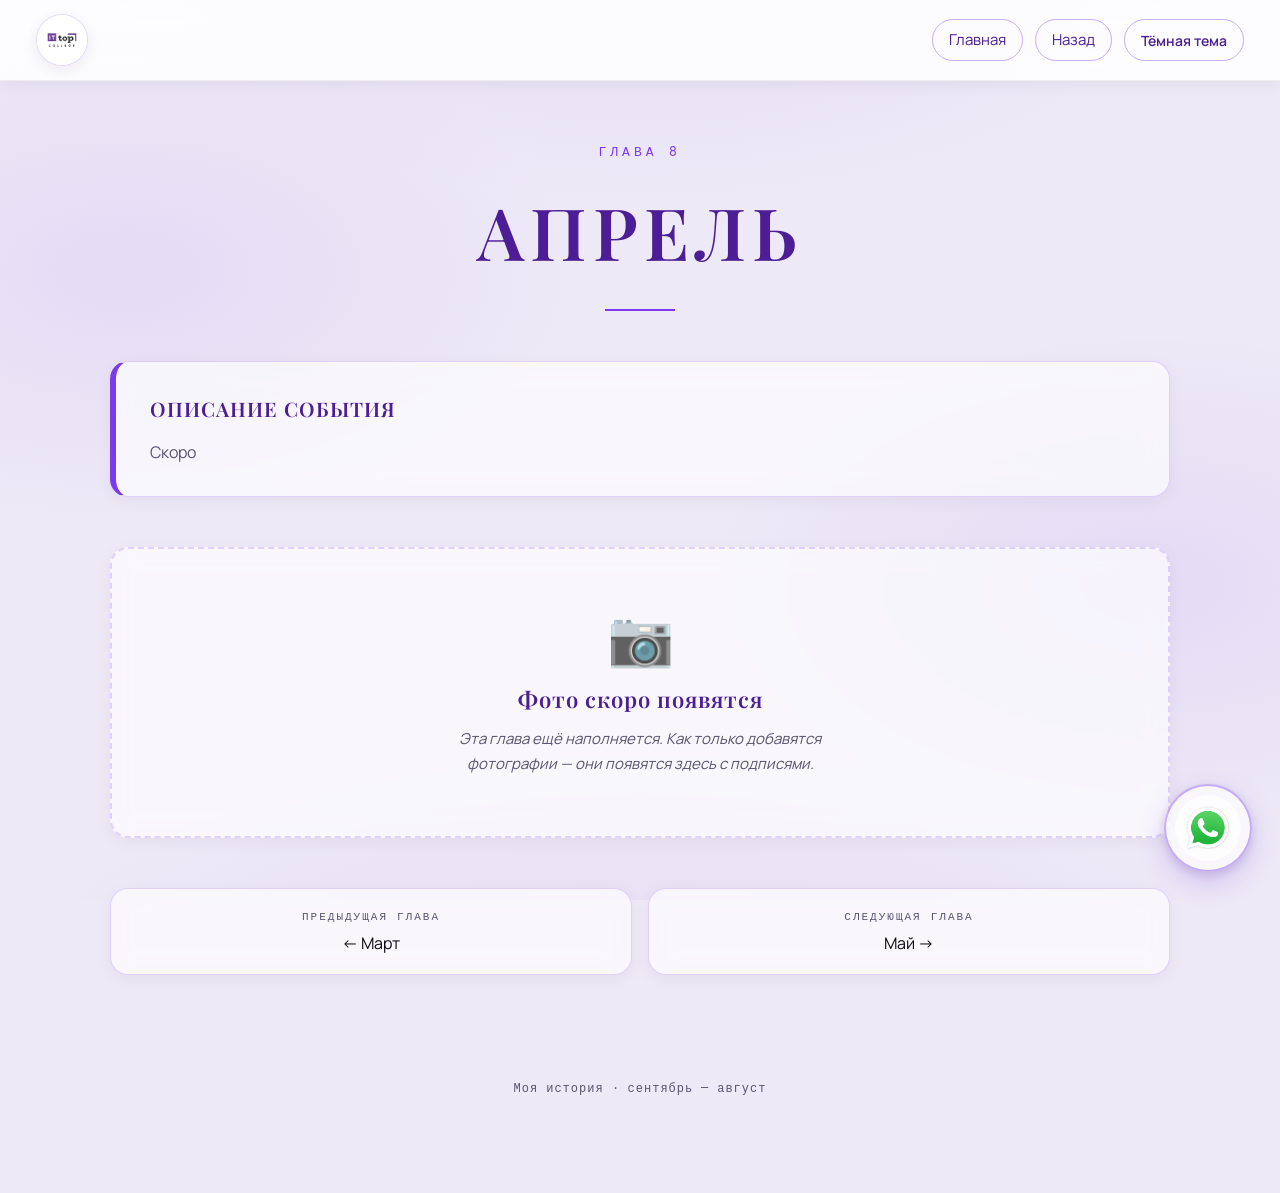
<file: april.html>
<!DOCTYPE html>
<html lang="ru">
<head>
  <meta charset="UTF-8">
  <meta name="viewport" content="width=device-width, initial-scale=1.0">
  <title>Апрель</title>
  <link rel="stylesheet" href="style.css">
  <script src="theme-toggle.js" defer></script>
</head>
<body>

  <header class="site-header">
    <a href="index.html" class="logo-round" title="На главную">
      <img src="icon_logo/logo.avif" alt="Логотип">
    </a>

    <div class="header-actions">
      <a href="index.html" class="back-link">Главная</a>
      <a href="months.html" class="back-link">Назад</a>
      <button class="theme-toggle" id="theme-toggle" aria-label="Сменить тему"></button>
    </div>
  </header>

  <main>
    <div class="chapter-head">
      <div class="chapter-num">Глава 8</div>
      <h1>Апрель</h1>
      <div class="chapter-line"></div>
    </div>

    <section class="event-description">
      <h2>Описание события</h2>
      <p>
        Скоро
      </p>
    </section>

    <section class="placeholder">
      <div class="ph-icon">📷</div>
      <h3>Фото скоро появятся</h3>
      <p>Эта глава ещё наполняется. Как только добавятся фотографии —
         они появятся здесь с подписями.</p>
    </section>

    <nav class="chapter-nav">
      <a href="march.html"><span>Предыдущая глава</span>← Март</a>
      <a href="may.html"><span>Следующая глава</span>Май →</a>
    </nav>
  </main>

  <div class="rotating-social-icon">
    <div class="rotating-icon-container">
      <a href="https://wa.me/79278287727" class="rotating-icon whatsapp" target="_blank" rel="noopener noreferrer" title="WhatsApp">
        <img src="icon_logo/whatsapp-icon.png" alt="WhatsApp" width="50" height="50" loading="lazy">
      </a>
      <a href="https://t.me/academya73" class="rotating-icon telegram" target="_blank" rel="noopener noreferrer" title="Telegram">
        <img src="icon_logo/telegram-icon.png" alt="Telegram" width="80" height="80" loading="lazy">
      </a>
      <a href="https://m.vk.ru/it_academy_uly" class="rotating-icon vk" target="_blank" rel="noopener noreferrer" title="ВКонтакте">
        <img src="icon_logo/vk-icon.png" alt="ВКонтакте" width="70" height="70" loading="lazy">
      </a>
      <a href="https://max.ru/channel_itacademy_top" class="rotating-icon max" target="_blank" rel="noopener noreferrer" title="WhatsApp">
        <img src="icon_logo/Maxapp-icon.png" alt="MAX" width="50" height="50" loading="lazy">
      </a>
    </div>
  </div>

  <footer class="site-footer">Моя история · сентябрь — август</footer>
</body>
</html>
</file>
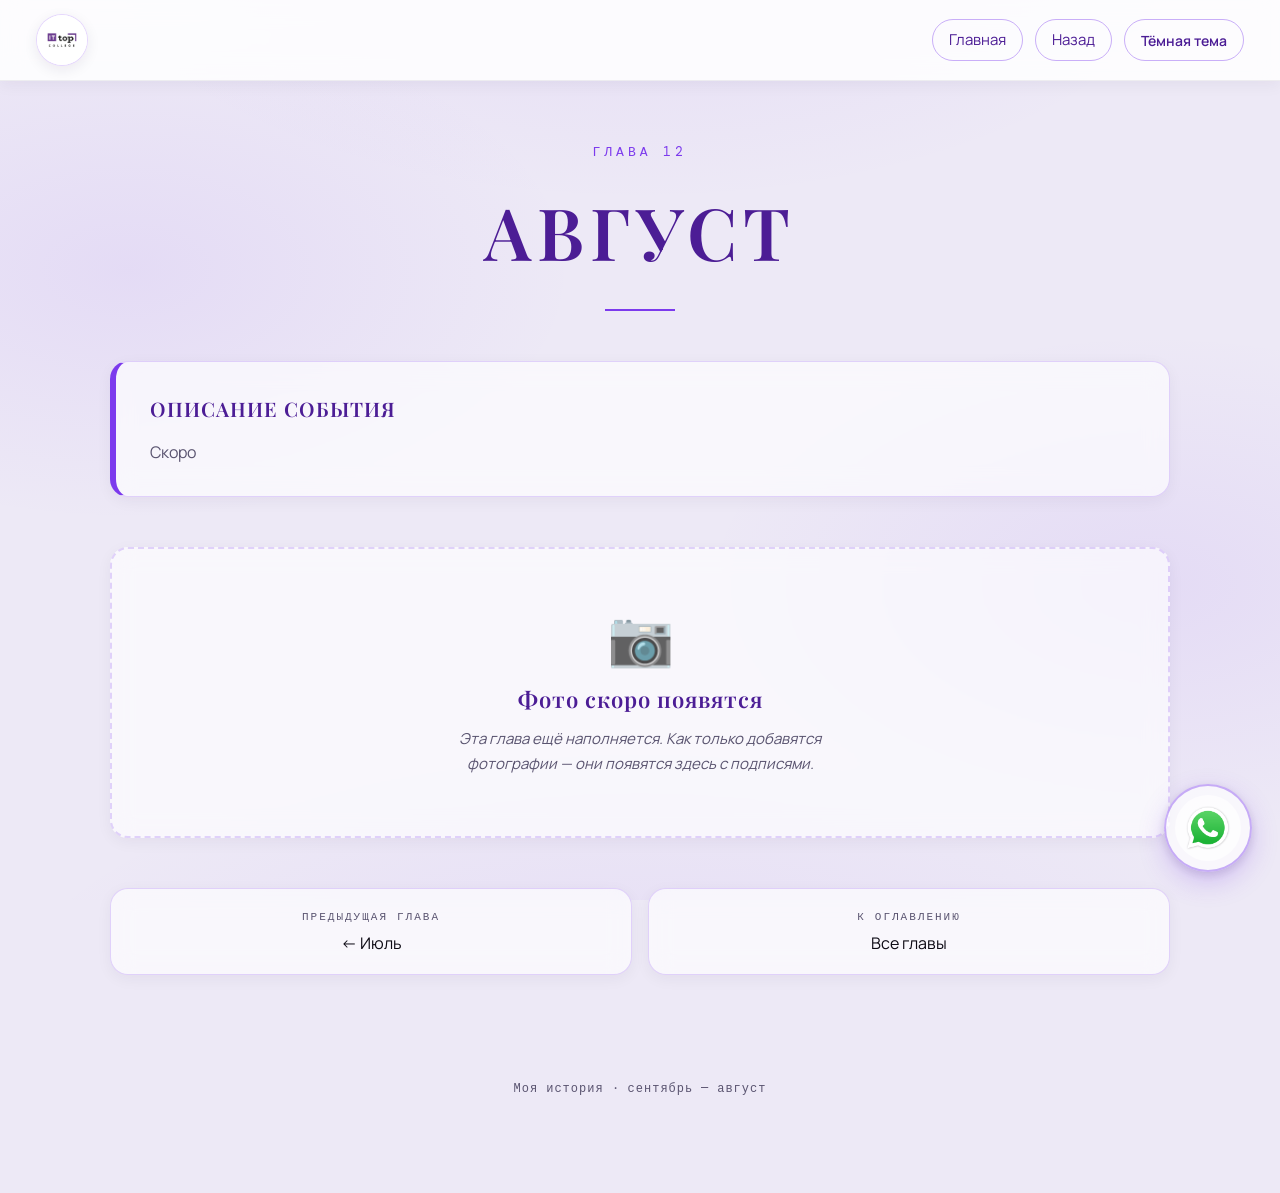
<file: august.html>
<!DOCTYPE html>
<html lang="ru">
<head>
  <meta charset="UTF-8">
  <meta name="viewport" content="width=device-width, initial-scale=1.0">
  <title>Август</title>
  <link rel="stylesheet" href="style.css">
  <script src="theme-toggle.js" defer></script>
</head>
<body>

  <header class="site-header">
    <a href="index.html" class="logo-round" title="На главную">
      <img src="icon_logo/logo.avif" alt="Логотип">
    </a>

    <div class="header-actions">
      <a href="index.html" class="back-link">Главная</a>
      <a href="months.html" class="back-link">Назад</a>
      <button class="theme-toggle" id="theme-toggle" aria-label="Сменить тему"></button>
    </div>
  </header>

  <main>
    <div class="chapter-head">
      <div class="chapter-num">Глава 12</div>
      <h1>Август</h1>
      <div class="chapter-line"></div>
    </div>

    <section class="event-description">
      <h2>Описание события</h2>
      <p>
        Скоро
      </p>
    </section>

    <section class="placeholder">
      <div class="ph-icon">📷</div>
      <h3>Фото скоро появятся</h3>
      <p>Эта глава ещё наполняется. Как только добавятся фотографии —
         они появятся здесь с подписями.</p>
    </section>

    <nav class="chapter-nav">
      <a href="july.html"><span>Предыдущая глава</span>← Июль</a>
      <a href="months.html"><span>К оглавлению</span>Все главы</a>
    </nav>
  </main>

  <div class="rotating-social-icon">
    <div class="rotating-icon-container">
      <a href="https://wa.me/79278287727" class="rotating-icon whatsapp" target="_blank" rel="noopener noreferrer" title="WhatsApp">
        <img src="icon_logo/whatsapp-icon.png" alt="WhatsApp" width="50" height="50" loading="lazy">
      </a>
      <a href="https://t.me/academya73" class="rotating-icon telegram" target="_blank" rel="noopener noreferrer" title="Telegram">
        <img src="icon_logo/telegram-icon.png" alt="Telegram" width="80" height="80" loading="lazy">
      </a>
      <a href="https://m.vk.ru/it_academy_uly" class="rotating-icon vk" target="_blank" rel="noopener noreferrer" title="ВКонтакте">
        <img src="icon_logo/vk-icon.png" alt="ВКонтакте" width="70" height="70" loading="lazy">
      </a>
      <a href="https://max.ru/channel_itacademy_top" class="rotating-icon max" target="_blank" rel="noopener noreferrer" title="WhatsApp">
        <img src="icon_logo/Maxapp-icon.png" alt="MAX" width="50" height="50" loading="lazy">
      </a>
    </div>
  </div>

  <footer class="site-footer">Моя история · сентябрь — август</footer>
</body>
</html>
</file>
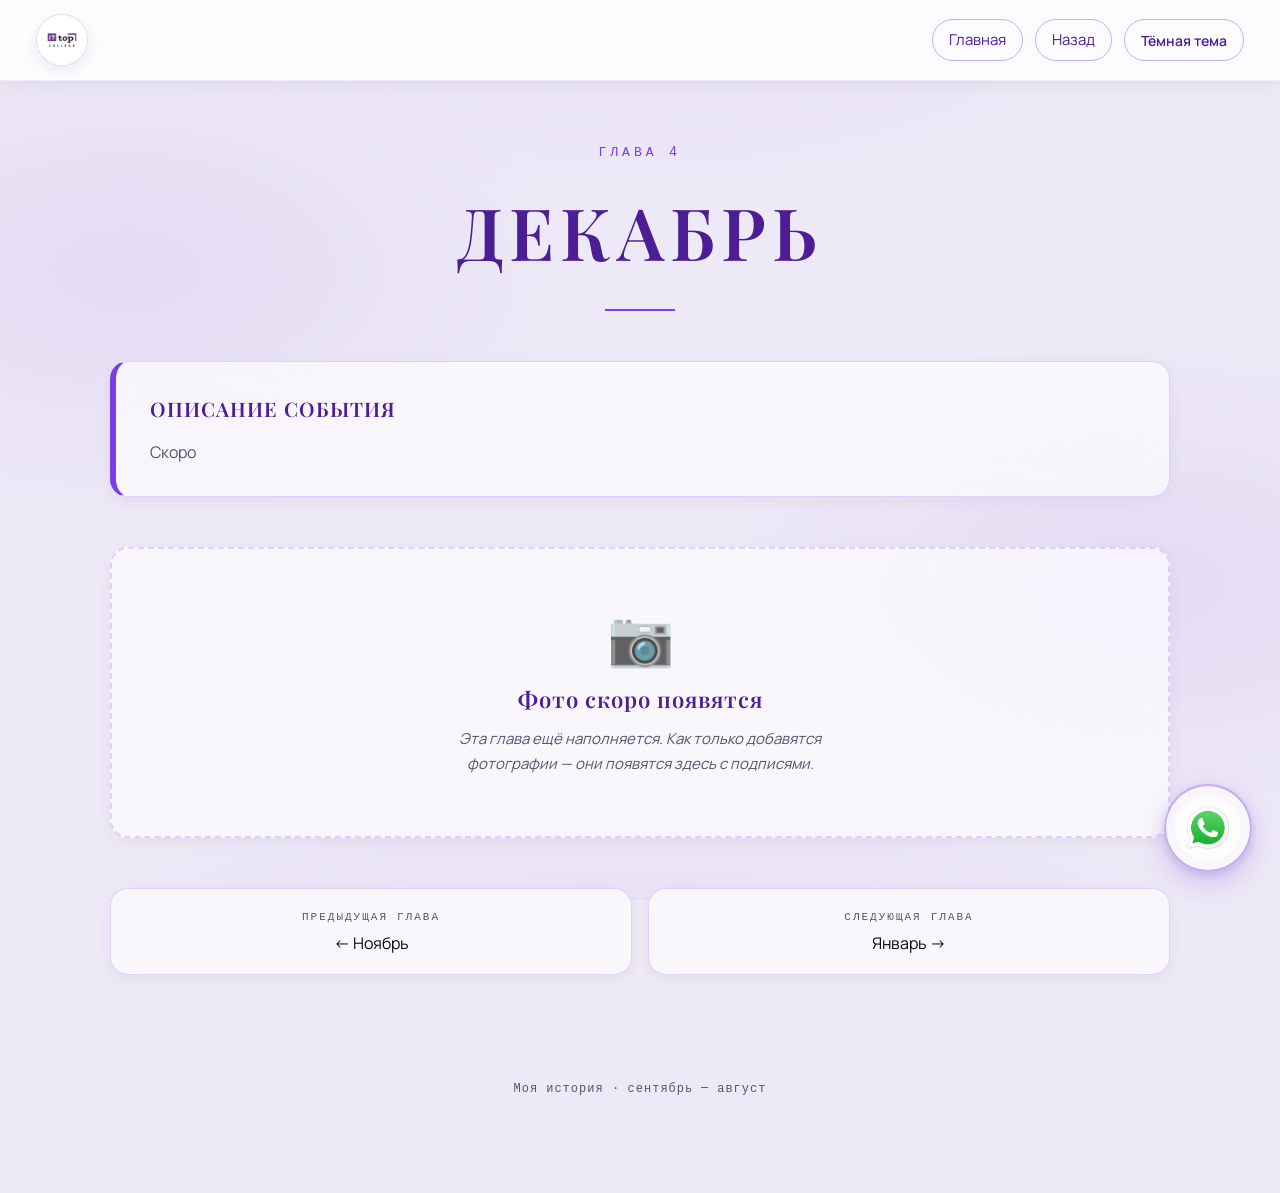
<file: december.html>
<!DOCTYPE html>
<html lang="ru">
<head>
  <meta charset="UTF-8">
  <meta name="viewport" content="width=device-width, initial-scale=1.0">
  <title>Декабрь</title>
  <link rel="stylesheet" href="style.css">
  <script src="theme-toggle.js" defer></script>
</head>
<body>

  <header class="site-header">
    <a href="index.html" class="logo-round" title="На главную">
      <img src="icon_logo/logo.avif" alt="Логотип">
    </a>

    <div class="header-actions">
      <a href="index.html" class="back-link">Главная</a>
      <a href="months.html" class="back-link">Назад</a>
      <button class="theme-toggle" id="theme-toggle" aria-label="Сменить тему"></button>
    </div>
  </header>

  <main>
    <div class="chapter-head">
      <div class="chapter-num">Глава 4</div>
      <h1>Декабрь</h1>
      <div class="chapter-line"></div>
    </div>

    <section class="event-description">
      <h2>Описание события</h2>
     <p>
        Скоро
      </p>
    </section>

    <section class="placeholder">
      <div class="ph-icon">📷</div>
      <h3>Фото скоро появятся</h3>
      <p>Эта глава ещё наполняется. Как только добавятся фотографии —
         они появятся здесь с подписями.</p>
    </section>

    <nav class="chapter-nav">
      <a href="november.html"><span>Предыдущая глава</span>← Ноябрь</a>
      <a href="january.html"><span>Следующая глава</span>Январь →</a>
    </nav>
  </main>

  <div class="rotating-social-icon">
    <div class="rotating-icon-container">
      <a href="https://wa.me/79278287727" class="rotating-icon whatsapp" target="_blank" rel="noopener noreferrer" title="WhatsApp">
        <img src="icon_logo/whatsapp-icon.png" alt="WhatsApp" width="50" height="50" loading="lazy">
      </a>
      <a href="https://t.me/academya73" class="rotating-icon telegram" target="_blank" rel="noopener noreferrer" title="Telegram">
        <img src="icon_logo/telegram-icon.png" alt="Telegram" width="80" height="80" loading="lazy">
      </a>
      <a href="https://m.vk.ru/it_academy_uly" class="rotating-icon vk" target="_blank" rel="noopener noreferrer" title="ВКонтакте">
        <img src="icon_logo/vk-icon.png" alt="ВКонтакте" width="70" height="70" loading="lazy">
      </a>
      <a href="https://max.ru/channel_itacademy_top" class="rotating-icon max" target="_blank" rel="noopener noreferrer" title="WhatsApp">
        <img src="icon_logo/Maxapp-icon.png" alt="MAX" width="50" height="50" loading="lazy">
      </a>
    </div>
  </div>

  <footer class="site-footer">Моя история · сентябрь — август</footer>
</body>
</html>
</file>
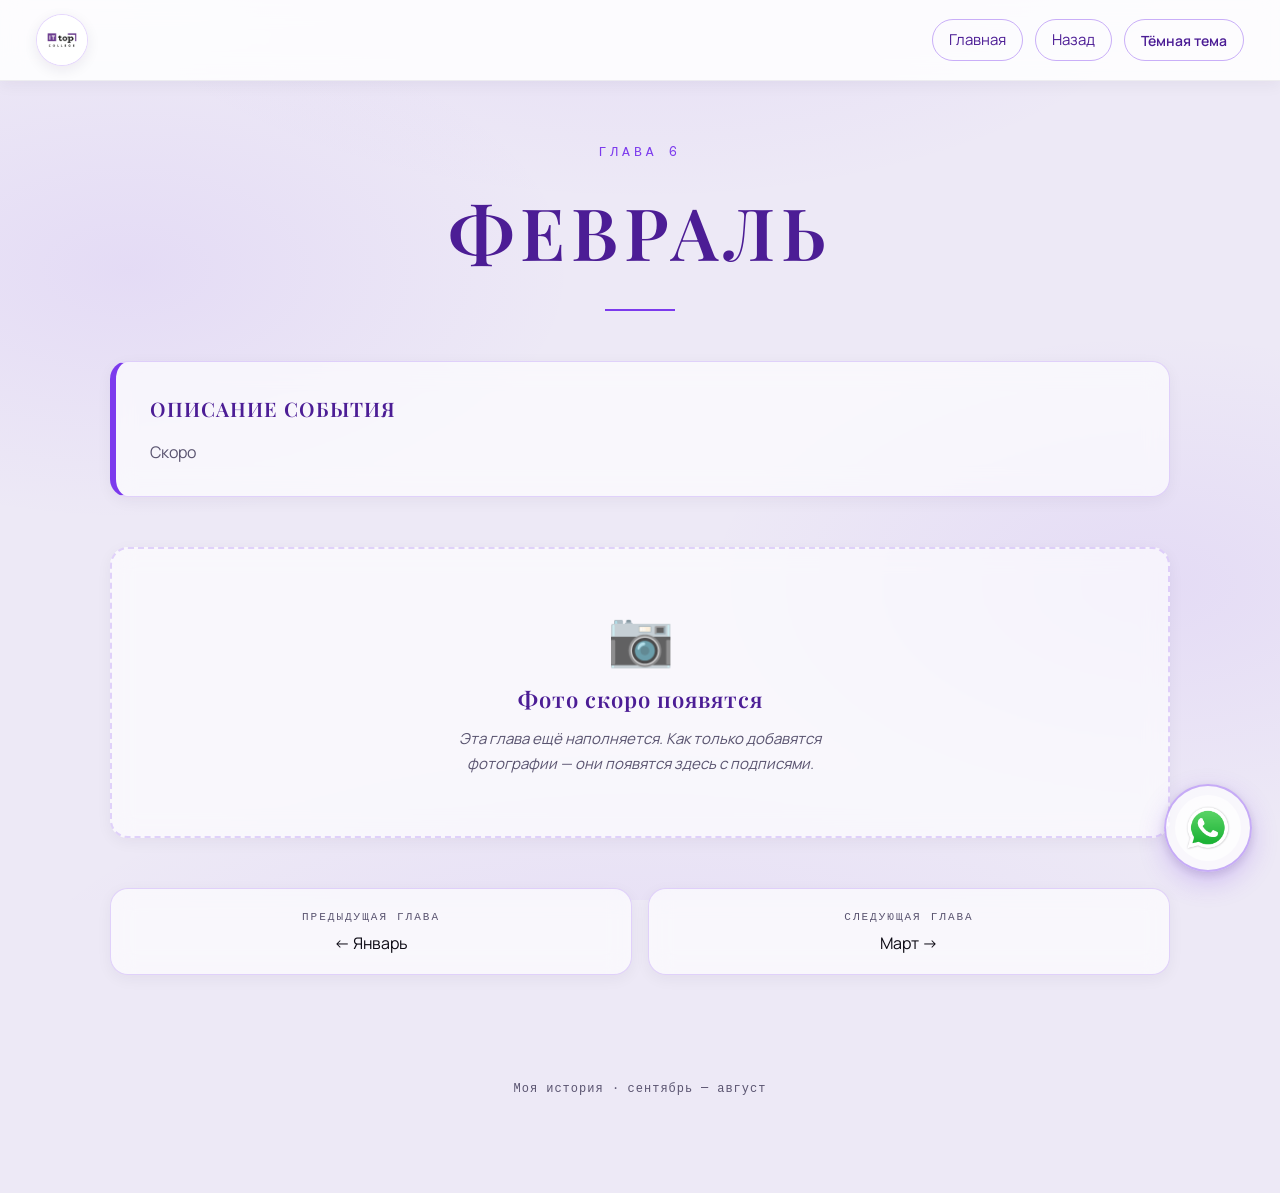
<file: february.html>
<!DOCTYPE html>
<html lang="ru">
<head>
  <meta charset="UTF-8">
  <meta name="viewport" content="width=device-width, initial-scale=1.0">
  <title>Февраль</title>
  <link rel="stylesheet" href="style.css">
  <script src="theme-toggle.js" defer></script>
</head>
<body>

  <header class="site-header">
    <a href="index.html" class="logo-round" title="На главную">
      <img src="icon_logo/logo.avif" alt="Логотип">
    </a>

    <div class="header-actions">
      <a href="index.html" class="back-link">Главная</a>
      <a href="months.html" class="back-link">Назад</a>
      <button class="theme-toggle" id="theme-toggle" aria-label="Сменить тему"></button>
    </div>
  </header>

  <main>
    <div class="chapter-head">
      <div class="chapter-num">Глава 6</div>
      <h1>Февраль</h1>
      <div class="chapter-line"></div>
    </div>

    <section class="event-description">
      <h2>Описание события</h2>
      <p>
        Скоро
      </p>
    </section>

    <section class="placeholder">
      <div class="ph-icon">📷</div>
      <h3>Фото скоро появятся</h3>
      <p>Эта глава ещё наполняется. Как только добавятся фотографии —
         они появятся здесь с подписями.</p>
    </section>

    <nav class="chapter-nav">
      <a href="january.html"><span>Предыдущая глава</span>← Январь</a>
      <a href="march.html"><span>Следующая глава</span>Март →</a>
    </nav>
  </main>

  <div class="rotating-social-icon">
    <div class="rotating-icon-container">
      <a href="https://wa.me/79278287727" class="rotating-icon whatsapp" target="_blank" rel="noopener noreferrer" title="WhatsApp">
        <img src="icon_logo/whatsapp-icon.png" alt="WhatsApp" width="50" height="50" loading="lazy">
      </a>
      <a href="https://t.me/academya73" class="rotating-icon telegram" target="_blank" rel="noopener noreferrer" title="Telegram">
        <img src="icon_logo/telegram-icon.png" alt="Telegram" width="80" height="80" loading="lazy">
      </a>
      <a href="https://m.vk.ru/it_academy_uly" class="rotating-icon vk" target="_blank" rel="noopener noreferrer" title="ВКонтакте">
        <img src="icon_logo/vk-icon.png" alt="ВКонтакте" width="70" height="70" loading="lazy">
      </a>
      <a href="https://max.ru/channel_itacademy_top" class="rotating-icon max" target="_blank" rel="noopener noreferrer" title="WhatsApp">
        <img src="icon_logo/Maxapp-icon.png" alt="MAX" width="50" height="50" loading="lazy">
      </a>
    </div>
  </div>

  <footer class="site-footer">Моя история · сентябрь — август</footer>
</body>
</html>
</file>
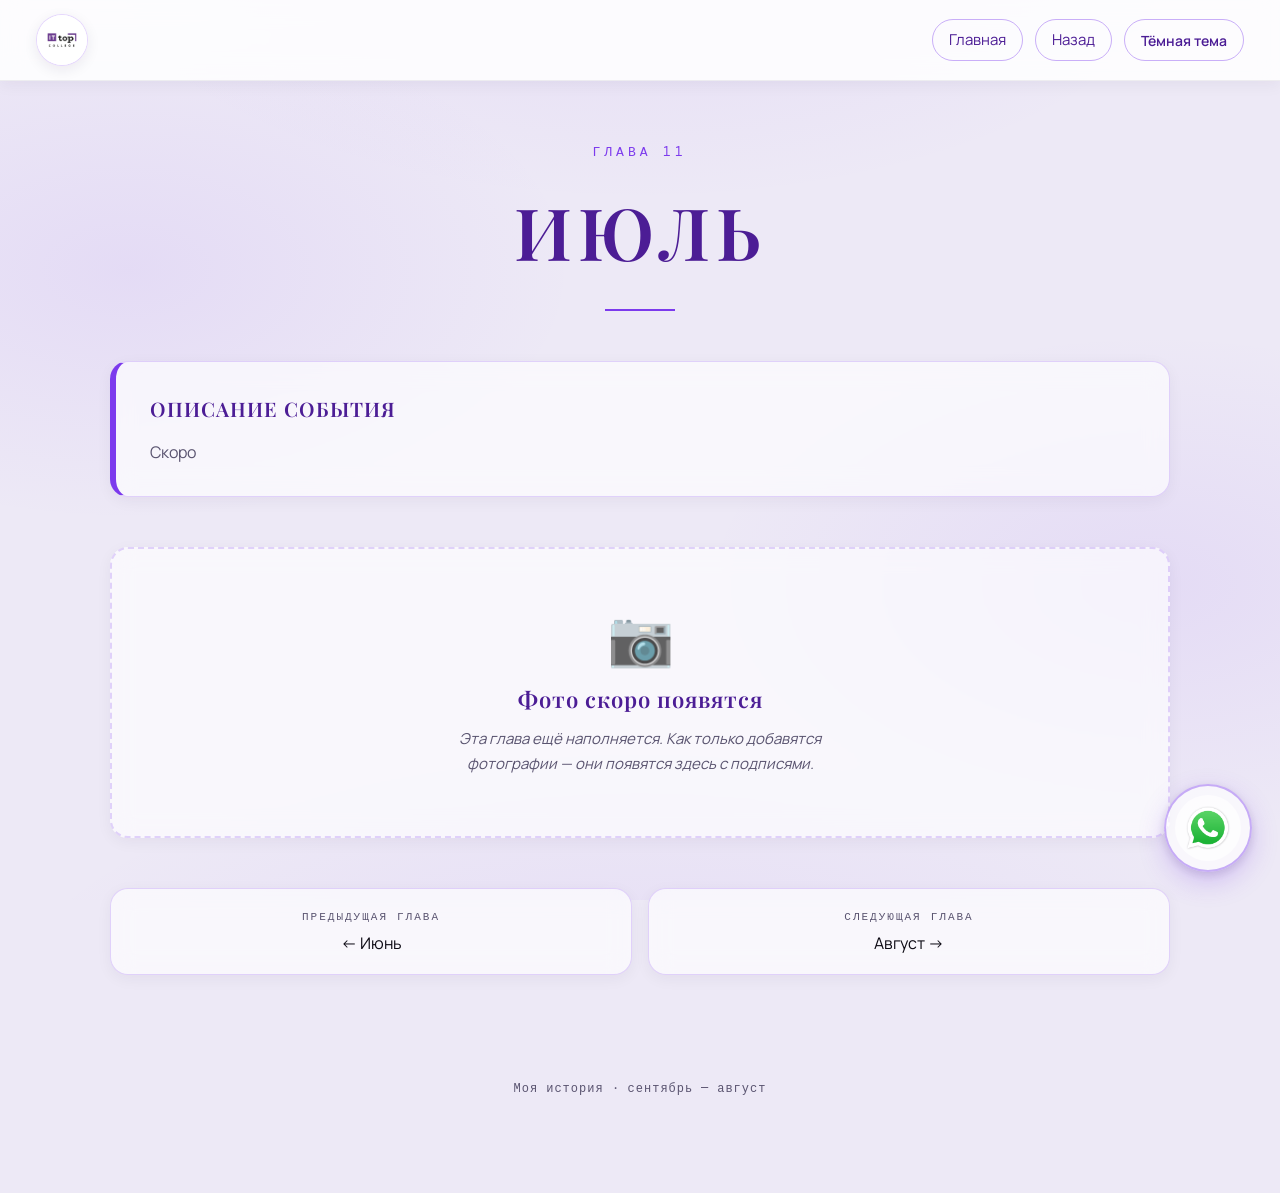
<file: july.html>
<!DOCTYPE html>
<html lang="ru">
<head>
  <meta charset="UTF-8">
  <meta name="viewport" content="width=device-width, initial-scale=1.0">
  <title>Июль</title>
  <link rel="stylesheet" href="style.css">
  <script src="theme-toggle.js" defer></script>
</head>
<body>

  <header class="site-header">
    <a href="index.html" class="logo-round" title="На главную">
      <img src="icon_logo/logo.avif" alt="Логотип">
    </a>

    <div class="header-actions">
      <a href="index.html" class="back-link">Главная</a>
      <a href="months.html" class="back-link">Назад</a>
      <button class="theme-toggle" id="theme-toggle" aria-label="Сменить тему"></button>
    </div>
  </header>

  <main>
    <div class="chapter-head">
      <div class="chapter-num">Глава 11</div>
      <h1>Июль</h1>
      <div class="chapter-line"></div>
    </div>

    <section class="event-description">
      <h2>Описание события</h2>
      <p>
        Скоро
      </p>
    </section>

    <section class="placeholder">
      <div class="ph-icon">📷</div>
      <h3>Фото скоро появятся</h3>
      <p>Эта глава ещё наполняется. Как только добавятся фотографии —
         они появятся здесь с подписями.</p>
    </section>

    <nav class="chapter-nav">
      <a href="june.html"><span>Предыдущая глава</span>← Июнь</a>
      <a href="august.html"><span>Следующая глава</span>Август →</a>
    </nav>
  </main>

  <div class="rotating-social-icon">
    <div class="rotating-icon-container">
      <a href="https://wa.me/79278287727" class="rotating-icon whatsapp" target="_blank" rel="noopener noreferrer" title="WhatsApp">
        <img src="icon_logo/whatsapp-icon.png" alt="WhatsApp" width="50" height="50" loading="lazy">
      </a>
      <a href="https://t.me/academya73" class="rotating-icon telegram" target="_blank" rel="noopener noreferrer" title="Telegram">
        <img src="icon_logo/telegram-icon.png" alt="Telegram" width="80" height="80" loading="lazy">
      </a>
      <a href="https://m.vk.ru/it_academy_uly" class="rotating-icon vk" target="_blank" rel="noopener noreferrer" title="ВКонтакте">
        <img src="icon_logo/vk-icon.png" alt="ВКонтакте" width="70" height="70" loading="lazy">
      </a>
      <a href="https://max.ru/channel_itacademy_top" class="rotating-icon max" target="_blank" rel="noopener noreferrer" title="WhatsApp">
        <img src="icon_logo/Maxapp-icon.png" alt="MAX" width="50" height="50" loading="lazy">
      </a>
    </div>
  </div>

  <footer class="site-footer">Моя история · сентябрь — август</footer>
</body>
</html>
</file>
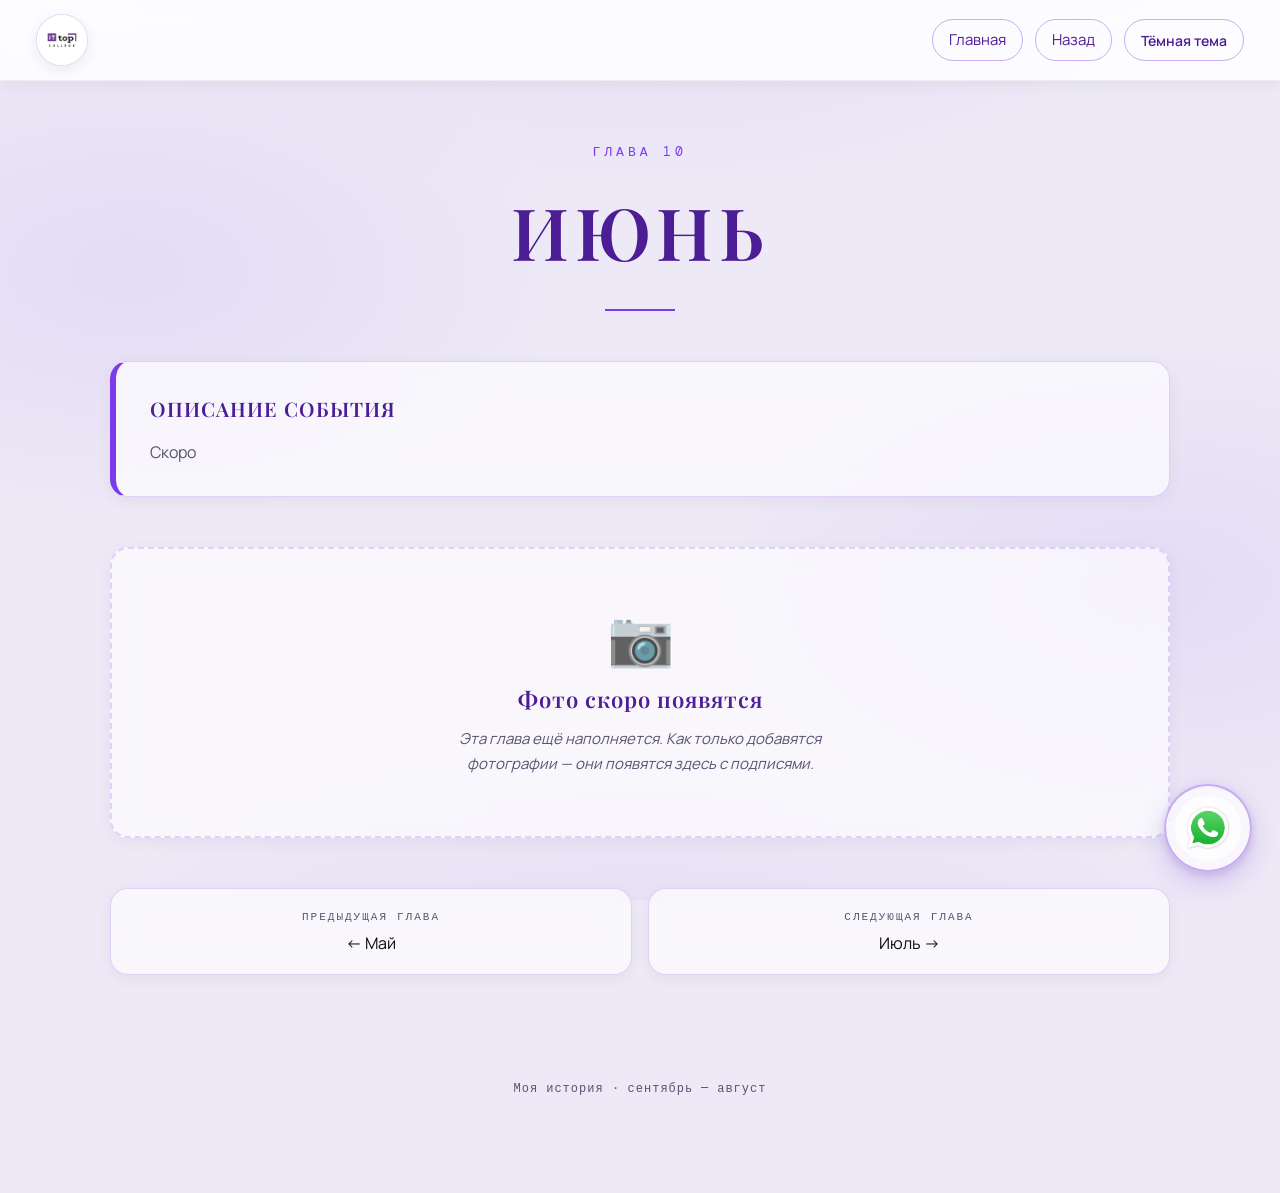
<file: june.html>
<!DOCTYPE html>
<html lang="ru">
<head>
  <meta charset="UTF-8">
  <meta name="viewport" content="width=device-width, initial-scale=1.0">
  <title>Июнь</title>
  <link rel="stylesheet" href="style.css">
  <script src="theme-toggle.js" defer></script>
</head>
<body>

  <header class="site-header">
    <a href="index.html" class="logo-round" title="На главную">
      <img src="icon_logo/logo.avif" alt="Логотип">
    </a>

    <div class="header-actions">
      <a href="index.html" class="back-link">Главная</a>
      <a href="months.html" class="back-link">Назад</a>
      <button class="theme-toggle" id="theme-toggle" aria-label="Сменить тему"></button>
    </div>
  </header>

  <main>
    <div class="chapter-head">
      <div class="chapter-num">Глава 10</div>
      <h1>Июнь</h1>
      <div class="chapter-line"></div>
    </div>

    <section class="event-description">
      <h2>Описание события</h2>
      <p>
        Скоро
      </p>
    </section>

    <section class="placeholder">
      <div class="ph-icon">📷</div>
      <h3>Фото скоро появятся</h3>
      <p>Эта глава ещё наполняется. Как только добавятся фотографии —
         они появятся здесь с подписями.</p>
    </section>

    <nav class="chapter-nav">
      <a href="may.html"><span>Предыдущая глава</span>← Май</a>
      <a href="july.html"><span>Следующая глава</span>Июль →</a>
    </nav>
  </main>

  <div class="rotating-social-icon">
    <div class="rotating-icon-container">
      <a href="https://wa.me/79278287727" class="rotating-icon whatsapp" target="_blank" rel="noopener noreferrer" title="WhatsApp">
        <img src="icon_logo/whatsapp-icon.png" alt="WhatsApp" width="50" height="50" loading="lazy">
      </a>
      <a href="https://t.me/academya73" class="rotating-icon telegram" target="_blank" rel="noopener noreferrer" title="Telegram">
        <img src="icon_logo/telegram-icon.png" alt="Telegram" width="80" height="80" loading="lazy">
      </a>
      <a href="https://m.vk.ru/it_academy_uly" class="rotating-icon vk" target="_blank" rel="noopener noreferrer" title="ВКонтакте">
        <img src="icon_logo/vk-icon.png" alt="ВКонтакте" width="70" height="70" loading="lazy">
      </a>
      <a href="https://max.ru/channel_itacademy_top" class="rotating-icon max" target="_blank" rel="noopener noreferrer" title="WhatsApp">
        <img src="icon_logo/Maxapp-icon.png" alt="MAX" width="50" height="50" loading="lazy">
      </a>
    </div>
  </div>

  <footer class="site-footer">Моя история · сентябрь — август</footer>
</body>
</html>
</file>
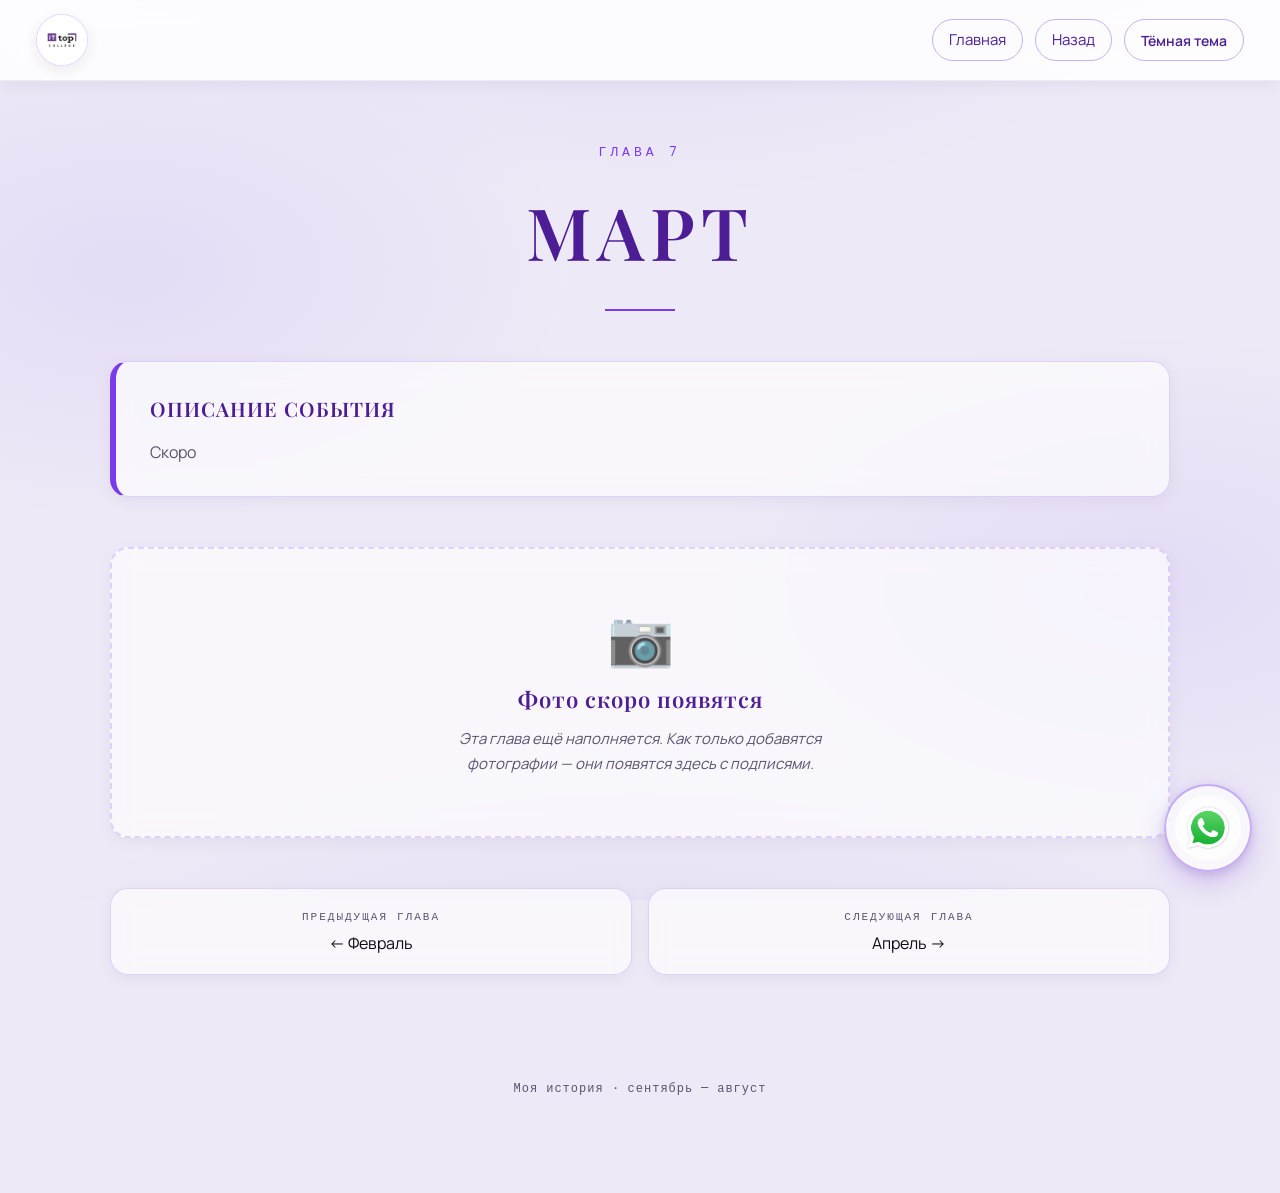
<file: march.html>
<!DOCTYPE html>
<html lang="ru">
<head>
  <meta charset="UTF-8">
  <meta name="viewport" content="width=device-width, initial-scale=1.0">
  <title>Март</title>
  <link rel="stylesheet" href="style.css">
  <script src="theme-toggle.js" defer></script>
</head>
<body>

  <header class="site-header">
    <a href="index.html" class="logo-round" title="На главную">
      <img src="icon_logo/logo.avif" alt="Логотип">
    </a>

    <div class="header-actions">
      <a href="index.html" class="back-link">Главная</a>
      <a href="months.html" class="back-link">Назад</a>
      <button class="theme-toggle" id="theme-toggle" aria-label="Сменить тему"></button>
    </div>
  </header>

  <main>
    <div class="chapter-head">
      <div class="chapter-num">Глава 7</div>
      <h1>Март</h1>
      <div class="chapter-line"></div>
    </div>

    <section class="event-description">
      <h2>Описание события</h2>
      <p>
        Скоро
      </p>
    </section>

    <section class="placeholder">
      <div class="ph-icon">📷</div>
      <h3>Фото скоро появятся</h3>
      <p>Эта глава ещё наполняется. Как только добавятся фотографии —
         они появятся здесь с подписями.</p>
    </section>

    <nav class="chapter-nav">
      <a href="february.html"><span>Предыдущая глава</span>← Февраль</a>
      <a href="april.html"><span>Следующая глава</span>Апрель →</a>
    </nav>
  </main>

  <div class="rotating-social-icon">
    <div class="rotating-icon-container">
      <a href="https://wa.me/79278287727" class="rotating-icon whatsapp" target="_blank" rel="noopener noreferrer" title="WhatsApp">
        <img src="icon_logo/whatsapp-icon.png" alt="WhatsApp" width="50" height="50" loading="lazy">
      </a>
      <a href="https://t.me/academya73" class="rotating-icon telegram" target="_blank" rel="noopener noreferrer" title="Telegram">
        <img src="icon_logo/telegram-icon.png" alt="Telegram" width="80" height="80" loading="lazy">
      </a>
      <a href="https://m.vk.ru/it_academy_uly" class="rotating-icon vk" target="_blank" rel="noopener noreferrer" title="ВКонтакте">
        <img src="icon_logo/vk-icon.png" alt="ВКонтакте" width="70" height="70" loading="lazy">
      </a>
      <a href="https://max.ru/channel_itacademy_top" class="rotating-icon max" target="_blank" rel="noopener noreferrer" title="WhatsApp">
        <img src="icon_logo/Maxapp-icon.png" alt="MAX" width="50" height="50" loading="lazy">
      </a>
    </div>
  </div>

  <footer class="site-footer">Моя история · сентябрь — август</footer>
</body>
</html>
</file>
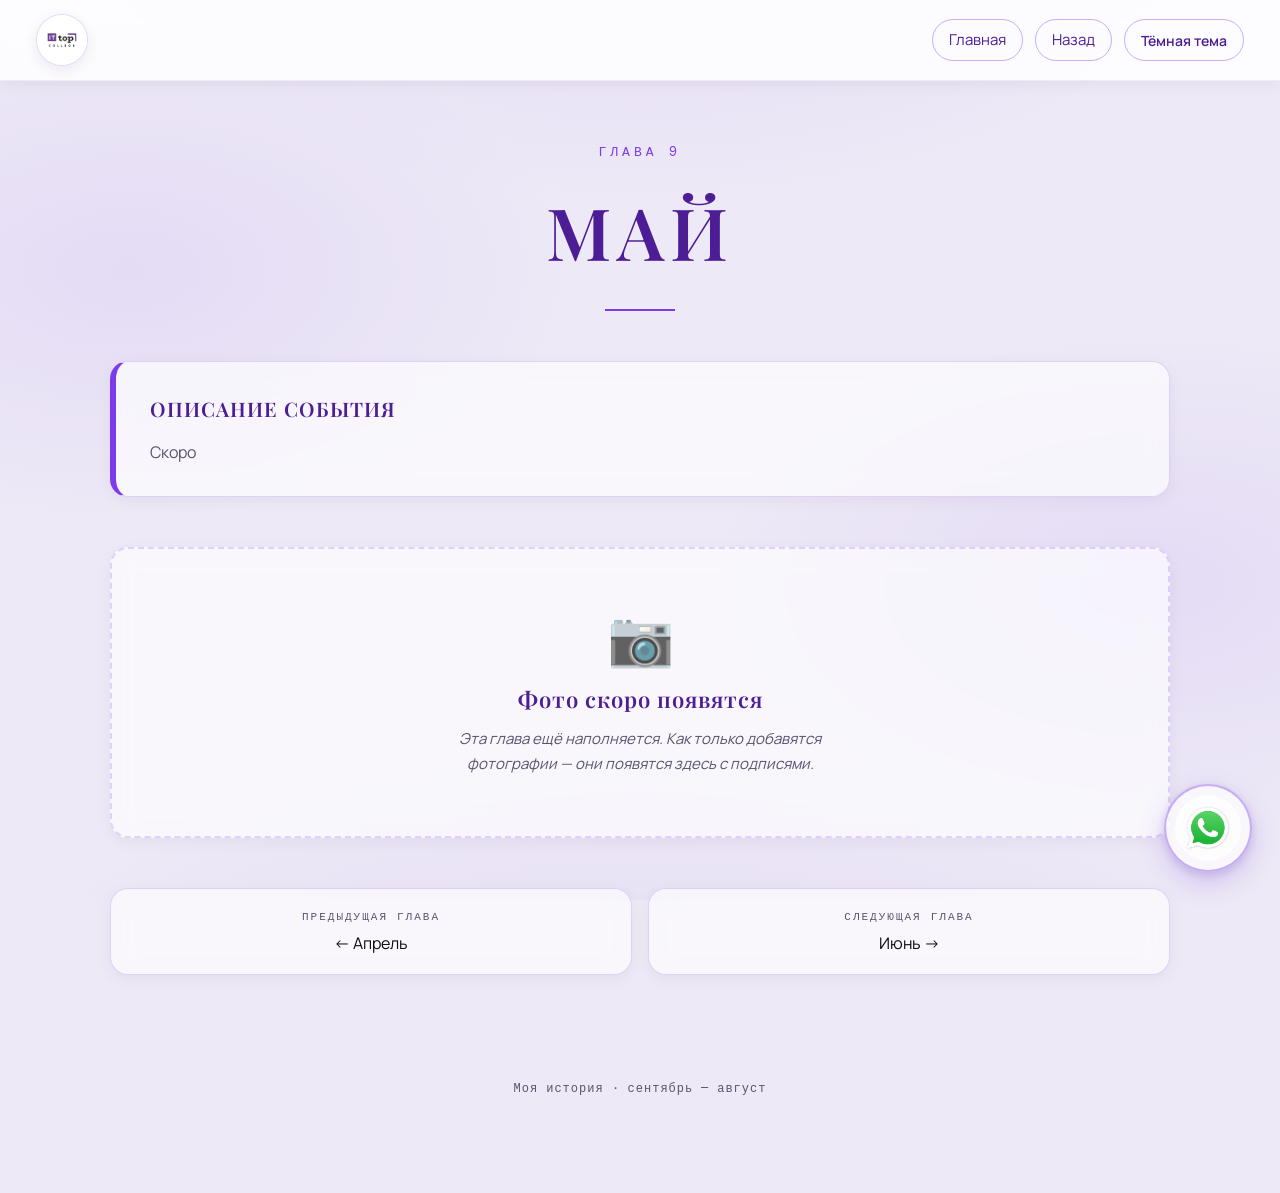
<file: may.html>
<!DOCTYPE html>
<html lang="ru">
<head>
  <meta charset="UTF-8">
  <meta name="viewport" content="width=device-width, initial-scale=1.0">
  <title>Май</title>
  <link rel="stylesheet" href="style.css">
  <script src="theme-toggle.js" defer></script>
</head>
<body>

  <header class="site-header">
    <a href="index.html" class="logo-round" title="На главную">
      <img src="icon_logo/logo.avif" alt="Логотип">
    </a>

    <div class="header-actions">
      <a href="index.html" class="back-link">Главная</a>
      <a href="months.html" class="back-link">Назад</a>
      <button class="theme-toggle" id="theme-toggle" aria-label="Сменить тему"></button>
    </div>
  </header>

  <main>
    <div class="chapter-head">
      <div class="chapter-num">Глава 9</div>
      <h1>Май</h1>
      <div class="chapter-line"></div>
    </div>

    <section class="event-description">
      <h2>Описание события</h2>
      <p>
        Скоро
      </p>
    </section>

    <section class="placeholder">
      <div class="ph-icon">📷</div>
      <h3>Фото скоро появятся</h3>
      <p>Эта глава ещё наполняется. Как только добавятся фотографии —
         они появятся здесь с подписями.</p>
    </section>

    <nav class="chapter-nav">
      <a href="april.html"><span>Предыдущая глава</span>← Апрель</a>
      <a href="june.html"><span>Следующая глава</span>Июнь →</a>
    </nav>
  </main>

  <div class="rotating-social-icon">
    <div class="rotating-icon-container">
      <a href="https://wa.me/79278287727" class="rotating-icon whatsapp" target="_blank" rel="noopener noreferrer" title="WhatsApp">
        <img src="icon_logo/whatsapp-icon.png" alt="WhatsApp" width="50" height="50" loading="lazy">
      </a>
      <a href="https://t.me/academya73" class="rotating-icon telegram" target="_blank" rel="noopener noreferrer" title="Telegram">
        <img src="icon_logo/telegram-icon.png" alt="Telegram" width="80" height="80" loading="lazy">
      </a>
      <a href="https://m.vk.ru/it_academy_uly" class="rotating-icon vk" target="_blank" rel="noopener noreferrer" title="ВКонтакте">
        <img src="icon_logo/vk-icon.png" alt="ВКонтакте" width="70" height="70" loading="lazy">
      </a>
      <a href="https://max.ru/channel_itacademy_top" class="rotating-icon max" target="_blank" rel="noopener noreferrer" title="WhatsApp">
        <img src="icon_logo/Maxapp-icon.png" alt="MAX" width="50" height="50" loading="lazy">
      </a>
    </div>
  </div>

  <footer class="site-footer">Моя история · сентябрь — август</footer>
</body>
</html>
</file>
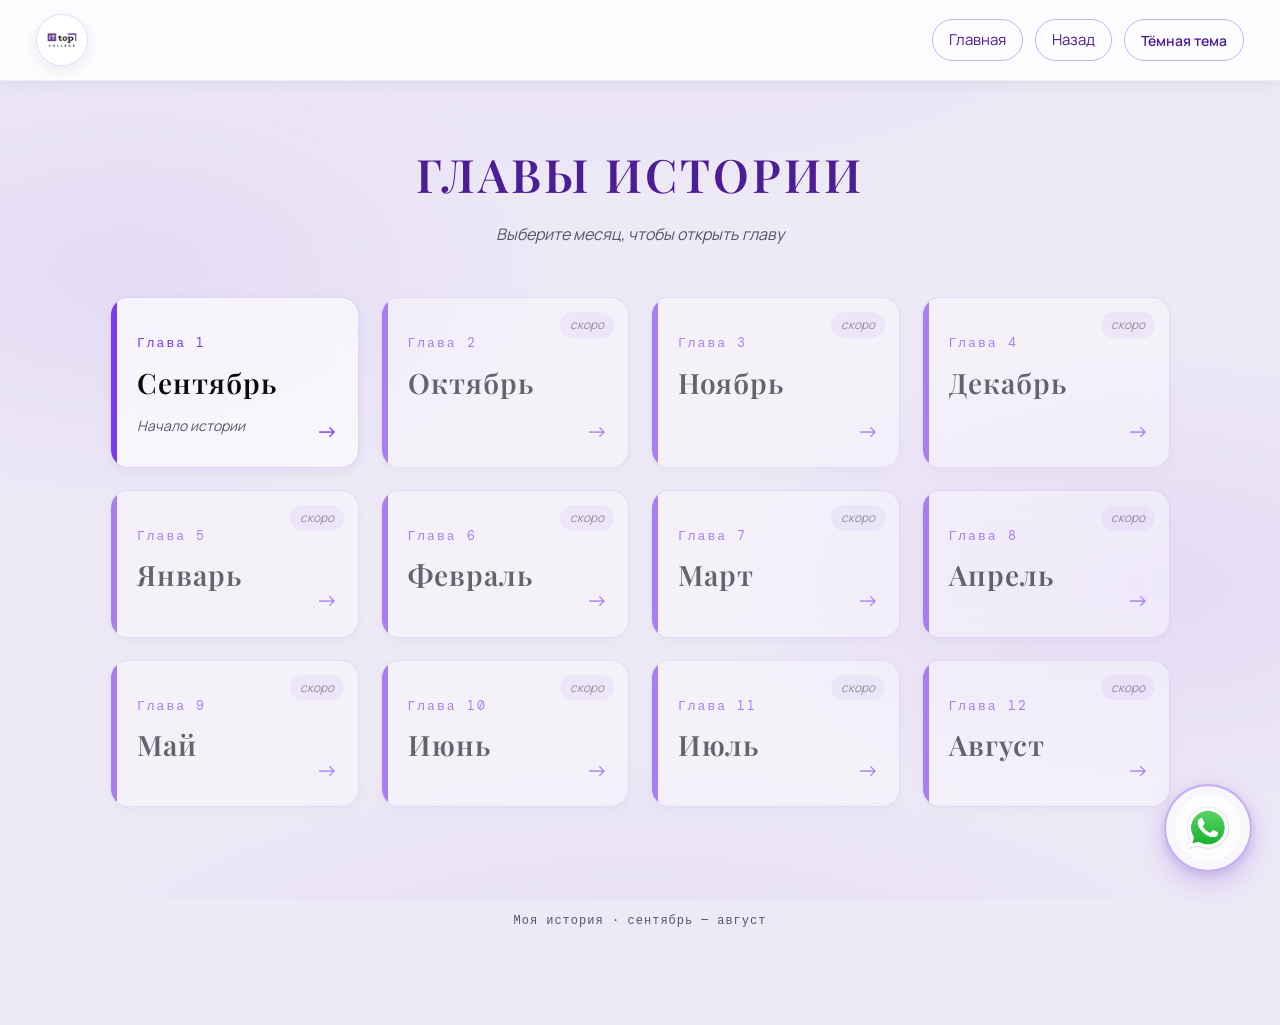
<file: months.html>
<!DOCTYPE html>
<html lang="ru">
<head>
  <meta charset="UTF-8">
  <meta name="viewport" content="width=device-width, initial-scale=1.0">
  <title>Главы истории</title>
  <link rel="stylesheet" href="style.css">
  <script src="theme-toggle.js" defer></script>
</head>
<body>

  <header class="site-header">
    <a href="index.html" class="logo-round" title="На главную">
      <img src="icon_logo/logo.avif" alt="Логотип">
    </a>

    <div class="header-actions">
      <a href="index.html" class="back-link">Главная</a>
      <a href="index.html" class="back-link">Назад</a>
      <button class="theme-toggle" id="theme-toggle" aria-label="Сменить тему"></button>
    </div>
  </header>

  <main>
    <h1 class="page-title">Главы истории</h1>
    <p class="page-subtitle">Выберите месяц, чтобы открыть главу</p>

    <div class="months-grid">
      <a href="september.html" class="month-card">
        <div class="num">Глава 1</div>
        <h3>Сентябрь</h3>
        <div class="hint">Начало истории</div>
        <div class="arrow">→</div>
      </a>
      <a href="october.html" class="month-card empty">
        <div class="num">Глава 2</div>
        <h3>Октябрь</h3>
        <div class="arrow">→</div>
      </a>
      <a href="november.html" class="month-card empty">
        <div class="num">Глава 3</div>
        <h3>Ноябрь</h3>
        <div class="arrow">→</div>
      </a>
      <a href="december.html" class="month-card empty">
        <div class="num">Глава 4</div>
        <h3>Декабрь</h3>
        <div class="arrow">→</div>
      </a>
      <a href="january.html" class="month-card empty">
        <div class="num">Глава 5</div>
        <h3>Январь</h3>
        <div class="arrow">→</div>
      </a>
      <a href="february.html" class="month-card empty">
        <div class="num">Глава 6</div>
        <h3>Февраль</h3>
        <div class="arrow">→</div>
      </a>
      <a href="march.html" class="month-card empty">
        <div class="num">Глава 7</div>
        <h3>Март</h3>
        <div class="arrow">→</div>
      </a>
      <a href="april.html" class="month-card empty">
        <div class="num">Глава 8</div>
        <h3>Апрель</h3>
        <div class="arrow">→</div>
      </a>
      <a href="may.html" class="month-card empty">
        <div class="num">Глава 9</div>
        <h3>Май</h3>
        <div class="arrow">→</div>
      </a>
      <a href="june.html" class="month-card empty">
        <div class="num">Глава 10</div>
        <h3>Июнь</h3>
        <div class="arrow">→</div>
      </a>
      <a href="july.html" class="month-card empty">
        <div class="num">Глава 11</div>
        <h3>Июль</h3>
        <div class="arrow">→</div>
      </a>
      <a href="august.html" class="month-card empty">
        <div class="num">Глава 12</div>
        <h3>Август</h3>
        <div class="arrow">→</div>
      </a>
    </div>
  </main>

  <div class="rotating-social-icon">
    <div class="rotating-icon-container">
      <a href="https://wa.me/79278287727" class="rotating-icon whatsapp" target="_blank" rel="noopener noreferrer" title="WhatsApp">
        <img src="icon_logo/whatsapp-icon.png" alt="WhatsApp" width="50" height="50" loading="lazy">
      </a>
      <a href="https://t.me/academya73" class="rotating-icon telegram" target="_blank" rel="noopener noreferrer" title="Telegram">
        <img src="icon_logo/telegram-icon.png" alt="Telegram" width="80" height="80" loading="lazy">
      </a>
      <a href="https://m.vk.ru/it_academy_uly" class="rotating-icon vk" target="_blank" rel="noopener noreferrer" title="ВКонтакте">
        <img src="icon_logo/vk-icon.png" alt="ВКонтакте" width="70" height="70" loading="lazy">
      </a>
      <a href="https://max.ru/channel_itacademy_top" class="rotating-icon max" target="_blank" rel="noopener noreferrer" title="WhatsApp">
        <img src="icon_logo/Maxapp-icon.png" alt="MAX" width="50" height="50" loading="lazy">
      </a>
    </div>
  </div>

  <footer class="site-footer">Моя история · сентябрь — август</footer>

</body>
</html>
</file>
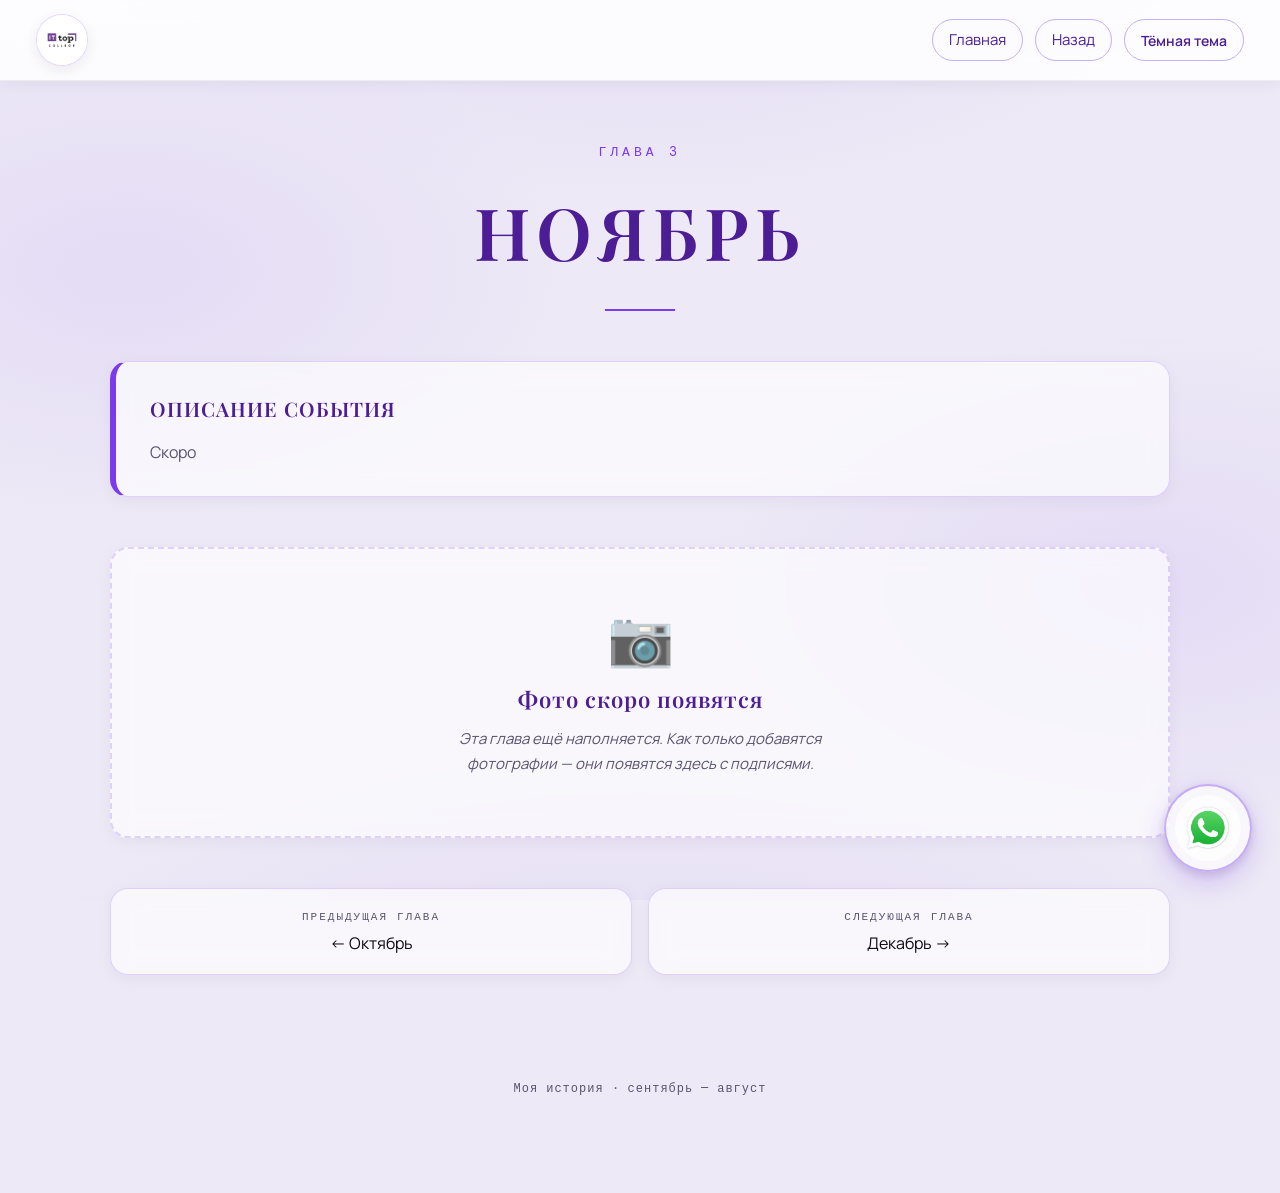
<file: november.html>
<!DOCTYPE html>
<html lang="ru">
<head>
  <meta charset="UTF-8">
  <meta name="viewport" content="width=device-width, initial-scale=1.0">
  <title>Ноябрь</title>
  <link rel="stylesheet" href="style.css">
  <script src="theme-toggle.js" defer></script>
</head>
<body>

  <header class="site-header">
    <a href="index.html" class="logo-round" title="На главную">
      <img src="icon_logo/logo.avif" alt="Логотип">
    </a>

    <div class="header-actions">
      <a href="index.html" class="back-link">Главная</a>
      <a href="months.html" class="back-link">Назад</a>
      <button class="theme-toggle" id="theme-toggle" aria-label="Сменить тему"></button>
    </div>
  </header>

  <main>
    <div class="chapter-head">
      <div class="chapter-num">Глава 3</div>
      <h1>Ноябрь</h1>
      <div class="chapter-line"></div>
    </div>

    <section class="event-description">
      <h2>Описание события</h2>
      <p>
        Скоро
      </p>
    </section>

    <section class="placeholder">
      <div class="ph-icon">📷</div>
      <h3>Фото скоро появятся</h3>
      <p>Эта глава ещё наполняется. Как только добавятся фотографии —
         они появятся здесь с подписями.</p>
    </section>

    <nav class="chapter-nav">
      <a href="october.html"><span>Предыдущая глава</span>← Октябрь</a>
      <a href="december.html"><span>Следующая глава</span>Декабрь →</a>
    </nav>
  </main>

  <div class="rotating-social-icon">
    <div class="rotating-icon-container">
      <a href="https://wa.me/79278287727" class="rotating-icon whatsapp" target="_blank" rel="noopener noreferrer" title="WhatsApp">
        <img src="icon_logo/whatsapp-icon.png" alt="WhatsApp" width="50" height="50" loading="lazy">
      </a>
      <a href="https://t.me/academya73" class="rotating-icon telegram" target="_blank" rel="noopener noreferrer" title="Telegram">
        <img src="icon_logo/telegram-icon.png" alt="Telegram" width="80" height="80" loading="lazy">
      </a>
      <a href="https://m.vk.ru/it_academy_uly" class="rotating-icon vk" target="_blank" rel="noopener noreferrer" title="ВКонтакте">
        <img src="icon_logo/vk-icon.png" alt="ВКонтакте" width="70" height="70" loading="lazy">
      </a>
      <a href="https://max.ru/channel_itacademy_top" class="rotating-icon max" target="_blank" rel="noopener noreferrer" title="WhatsApp">
        <img src="icon_logo/Maxapp-icon.png" alt="MAX" width="50" height="50" loading="lazy">
      </a>
    </div>
  </div>

  <footer class="site-footer">Моя история · сентябрь — август</footer>
</body>
</html>
</file>
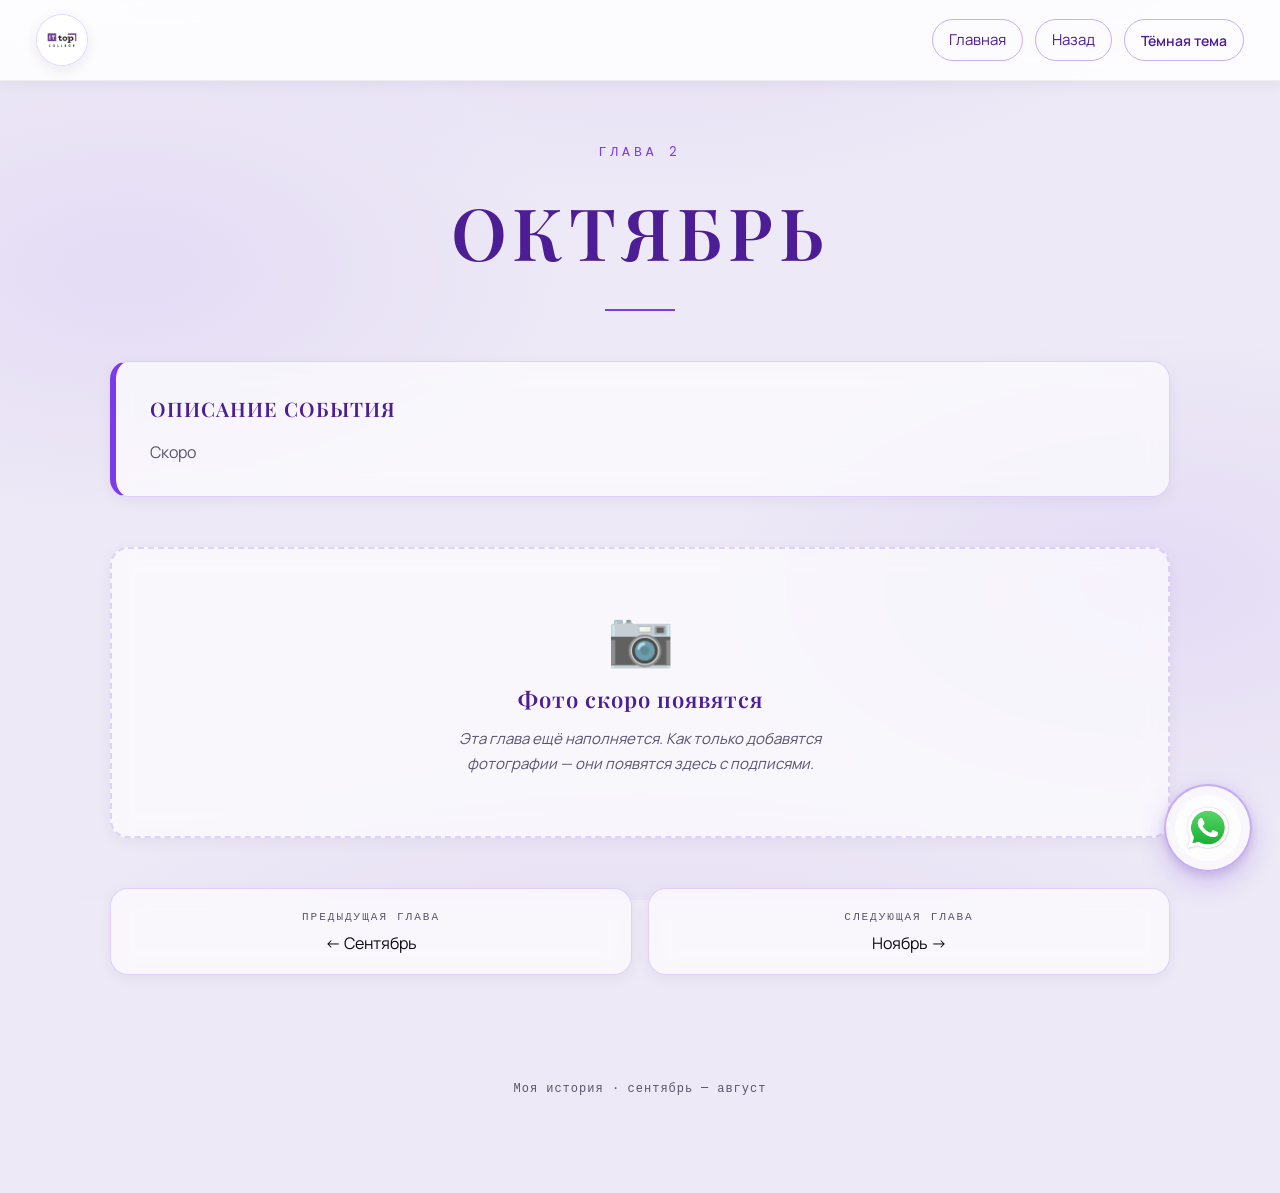
<file: october.html>
<!DOCTYPE html>
<html lang="ru">
<head>
  <meta charset="UTF-8">
  <meta name="viewport" content="width=device-width, initial-scale=1.0">
  <title>Октябрь</title>
  <link rel="stylesheet" href="style.css">
  <script src="theme-toggle.js" defer></script>
</head>
<body>

  <header class="site-header">
    <a href="index.html" class="logo-round" title="На главную">
      <img src="icon_logo/logo.avif" alt="Логотип">
    </a>

    <div class="header-actions">
      <a href="index.html" class="back-link">Главная</a>
      <a href="months.html" class="back-link">Назад</a>
      <button class="theme-toggle" id="theme-toggle" aria-label="Сменить тему"></button>
    </div>
  </header>

  <main>
    <div class="chapter-head">
      <div class="chapter-num">Глава 2</div>
      <h1>Октябрь</h1>
      <div class="chapter-line"></div>
    </div>

    <section class="event-description">
      <h2>Описание события</h2>
      <p>
        Скоро
      </p>
    </section>

    <section class="placeholder">
      <div class="ph-icon">📷</div>
      <h3>Фото скоро появятся</h3>
      <p>Эта глава ещё наполняется. Как только добавятся фотографии —
         они появятся здесь с подписями.</p>
    </section>

    <nav class="chapter-nav">
      <a href="september.html"><span>Предыдущая глава</span>← Сентябрь</a>
      <a href="november.html"><span>Следующая глава</span>Ноябрь →</a>
    </nav>

  </main>

  <div class="rotating-social-icon">
    <div class="rotating-icon-container">
      <a href="https://wa.me/79278287727" class="rotating-icon whatsapp" target="_blank" rel="noopener noreferrer" title="WhatsApp">
        <img src="icon_logo/whatsapp-icon.png" alt="WhatsApp" width="50" height="50" loading="lazy">
      </a>
      <a href="https://t.me/academya73" class="rotating-icon telegram" target="_blank" rel="noopener noreferrer" title="Telegram">
        <img src="icon_logo/telegram-icon.png" alt="Telegram" width="80" height="80" loading="lazy">
      </a>
      <a href="https://m.vk.ru/it_academy_uly" class="rotating-icon vk" target="_blank" rel="noopener noreferrer" title="ВКонтакте">
        <img src="icon_logo/vk-icon.png" alt="ВКонтакте" width="70" height="70" loading="lazy">
      </a>
      <a href="https://max.ru/channel_itacademy_top" class="rotating-icon max" target="_blank" rel="noopener noreferrer" title="WhatsApp">
        <img src="icon_logo/Maxapp-icon.png" alt="MAX" width="50" height="50" loading="lazy">
      </a>
    </div>
  </div>

  <footer class="site-footer">Моя история · сентябрь — август</footer>

</body>
</html>
</file>
<file: style.css>
@import url('https://fonts.googleapis.com/css2?family=DM+Mono:wght@400;500&family=Manrope:wght@400;500;600;700;800&family=Playfair+Display:ital,wght@0,600;0,700;1,600;1,700&display=swap');

  :root {
    --bg: #ede9f6;
    --bg-2: #e4def2;
    --text: #0d0a14;
    --muted: #5a5470;
    --accent: #7c3aed;
    --accent-dark: #4c1d95;
    --accent-soft: rgba(124, 58, 237, 0.08);
    --card: rgba(255, 255, 255, 0.65);
    --chip: #ece4fa;
    --chip-text: #5a5470;
    --line: rgba(13, 10, 20, 0.08);
    --line-strong: rgba(124, 58, 237, 0.4);
    --card-border: rgba(124, 58, 237, 0.2);
    --hover-border: rgba(124, 58, 237, 0.8);
    --header-bg: rgba(255, 255, 255, 0.85);
    --header-line: rgba(13, 10, 20, 0.06);
    --glow: rgba(124, 58, 237, 0.25);
    --on-accent: #ffffff;
    --on-accent-muted: rgba(255, 255, 255, 0.8);
    --arrow: #7c3aed;
    --btn-shadow: rgba(124, 58, 237, 0.3);
    --btn-shadow-hover: rgba(124, 58, 237, 0.5);
    --shadow: 0 4px 15px rgba(30, 15, 60, 0.05);
    --shadow-sm: 0 4px 14px rgba(30, 15, 60, 0.08);
    --shadow-hover: 0 16px 38px rgba(76, 29, 149, 0.15);
    --card-hover-fade: 0.08;
    --lightbox-bg: rgba(18, 10, 36, 0.93);
    --lightbox-glow: rgba(0, 0, 0, 0.7);
    --radius: 18px;
    --font-body: "Manrope", Arial, sans-serif;
    --font-head: "Playfair Display", Georgia, serif;
    --font-mono: "DM Mono", monospace;
    
    --section-glow-light: rgba(124, 58, 237, 0.09);
    --section-glow-dark: rgba(169, 123, 255, 0.12);
    
    color-scheme: light;
  }

  @media (prefers-color-scheme: dark) {
    :root:not([data-theme="light"]) {
      --bg: #07060b;
      --bg-2: #0d0a16;
      --text: #f4f1fb;
      --muted: #a49bbf;
      --accent: #a97bff;
      --accent-dark: #c7adff;
      --accent-soft: rgba(169, 123, 255, 0.06);
      --card: rgba(16, 13, 26, 0.65);
      --chip: #1d1730;
      --chip-text: #c7adff;
      --line: rgba(169, 123, 255, 0.16);
      --line-strong: rgba(169, 123, 255, 0.5);
      --card-border: rgba(169, 123, 255, 0.2);
      --hover-border: rgba(169, 123, 255, 0.8);
      --header-bg: rgba(7, 6, 11, 0.85);
      --header-line: rgba(169, 123, 255, 0.16);
      --glow: rgba(169, 123, 255, 0.3);
      --on-accent: #120b22;
      --on-accent-muted: rgba(18, 11, 34, 0.75);
      --arrow: #c7adff;
      --btn-shadow: rgba(169, 123, 255, 0.35);
      --btn-shadow-hover: rgba(169, 123, 255, 0.6);
      --shadow: 0 4px 15px rgba(0, 0, 0, 0.4);
      --shadow-sm: 0 4px 14px rgba(0, 0, 0, 0.5);
      --shadow-hover: 0 16px 38px rgba(110, 57, 189, 0.2);
      --card-hover-fade: 0.12;
      --lightbox-bg: rgba(5, 5, 7, 0.96);
      --lightbox-glow: rgba(110, 57, 189, 0.25);
      color-scheme: dark;
    }
  }

  :root[data-theme="dark"] {
    --bg: #07060b;
    --bg-2: #0d0a16;
    --text: #f4f1fb;
    --muted: #a49bbf;
    --accent: #a97bff;
    --accent-dark: #c7adff;
    --accent-soft: rgba(169, 123, 255, 0.06);
    --card: rgba(16, 13, 26, 0.65);
    --chip: #1d1730;
    --chip-text: #c7adff;
    --line: rgba(169, 123, 255, 0.16);
    --line-strong: rgba(169, 123, 255, 0.5);
    --card-border: rgba(169, 123, 255, 0.2);
    --hover-border: rgba(169, 123, 255, 0.8);
    --header-bg: rgba(7, 6, 11, 0.85);
    --header-line: rgba(169, 123, 255, 0.16);
    --glow: rgba(169, 123, 255, 0.3);
    --on-accent: #120b22;
    --on-accent-muted: rgba(18, 11, 34, 0.75);
    --arrow: #c7adff;
    --btn-shadow: rgba(169, 123, 255, 0.35);
    --btn-shadow-hover: rgba(169, 123, 255, 0.6);
    --shadow: 0 4px 15px rgba(0, 0, 0, 0.4);
    --shadow-sm: 0 4px 14px rgba(0, 0, 0, 0.5);
    --shadow-hover: 0 16px 38px rgba(110, 57, 189, 0.2);
    --card-hover-fade: 0.12;
    --lightbox-bg: rgba(5, 5, 7, 0.96);
    --lightbox-glow: rgba(110, 57, 189, 0.25);
    color-scheme: dark;
  }

  * { box-sizing: border-box; margin: 0; padding: 0; }
  html { 
    scroll-behavior: smooth;
    background-color: var(--bg);
    min-height: 100%;
  }
  body {
    font-family: var(--font-body);
    background:
      radial-gradient(ellipse 70% 50% at 50% -10%, var(--accent-soft), transparent 65%),
      radial-gradient(ellipse 50% 40% at 10% 30%, var(--accent-soft), transparent 70%),
      radial-gradient(ellipse 50% 40% at 90% 65%, var(--accent-soft), transparent 70%),
      radial-gradient(ellipse 80% 50% at 50% 115%, var(--accent-soft), transparent 65%),
      var(--bg);
    background-attachment: fixed;
    color: var(--text);
    line-height: 1.65;
    min-height: 100vh;
    transition: background 0.4s, color 0.4s;
    overflow-x: hidden;
  }
  h1, h2, h3 { font-family: var(--font-head); }

  .theme-toggle {
    display: inline-flex;
    align-items: center;
    justify-content: center;
    min-width: 120px;
    height: 42px;
    padding: 0 16px;
    border-radius: 40px;
    border: 1px solid var(--line-strong);
    background: transparent;
    color: var(--accent-dark);
    font-size: 14px;
    font-weight: 600;
    cursor: pointer;
    transition: 0.2s;
    flex-shrink: 0;
    font-family: var(--font-body);
    white-space: nowrap;
  }
  .theme-toggle:hover {
    background: var(--accent);
    color: var(--on-accent);
    border-color: var(--accent);
  }
  .theme-toggle.floating {
    position: fixed;
    top: 18px;
    right: 18px;
    z-index: 200;
    background: var(--card);
    box-shadow: var(--shadow);
  }

  .logo-round {
    display: block;
    border-radius: 50%;
    overflow: hidden;
    background: var(--card);
    box-shadow: var(--shadow-sm);
    border: 1px solid var(--card-border);
    flex-shrink: 0;
  }
  .logo-round img {
    width: 100%;
    height: 100%;
    object-fit: cover;
    transform: scale(1.15);
    display: block;
  }
  .logo-big.logo-round { width: 150px; height: 150px; }
  header.site-header .logo-round { width: 52px; height: 52px; }

  .cover {
  min-height: 100vh;
  display: flex;
  flex-direction: column;
  align-items: center;
  justify-content: center;
  text-align: center;
  padding: 40px 20px;
  background: transparent;
  position: relative;
  overflow: hidden;
  }
  .cover .logo-big {
    margin-bottom: 28px;
    animation: fadeUp 1s ease both;
  }
  .cover h1 {
    font-size: clamp(38px, 8vw, 84px);
    letter-spacing: 6px;
    text-transform: uppercase;
    font-weight: 600;
    background: linear-gradient(135deg, var(--text) 30%, var(--accent) 100%);
    -webkit-background-clip: text;
    background-clip: text;
    -webkit-text-fill-color: transparent;
    animation: fadeUp 1s 0.15s ease both;
  }
  .cover .cover-sub {
    color: var(--muted);
    font-style: italic;
    font-size: clamp(16px, 2.4vw, 22px);
    margin-top: 10px;
    animation: fadeUp 1s 0.3s ease both;
  }
  .cover .divider {
    width: 140px;
    height: 2px;
    background: linear-gradient(90deg, transparent, var(--accent), transparent);
    margin: 30px auto;
    animation: fadeUp 1s 0.4s ease both;
  }
  .cover .btn-start {
    display: inline-block;
    margin-top: 10px;
    padding: 16px 46px;
    border-radius: 50px;
    background: var(--accent);
    color: var(--on-accent);
    text-decoration: none;
    font-size: 18px;
    font-weight: 600;
    letter-spacing: 1px;
    box-shadow: none;
    transition: 0.3s;
    animation: fadeUp 1s 0.55s ease both;
  }
  .cover .btn-start:hover {
    background: var(--accent-dark);
    transform: translateY(-3px);
    box-shadow: none;
  }

  .cover-foot {
    display: block;
    text-align: center;
    width: 100%;
    margin: 0 auto;
    padding: 15px 20px 60px; 
    font-family: var(--font-mono);
    font-size: 17px; 
    color: var(--accent); 
    font-weight: 600; 
    letter-spacing: 4px; 
    text-transform: uppercase;
    position: relative;
    z-index: 10;
  }

  @keyframes fadeUp {
    from { opacity: 0; transform: translateY(24px); }
    to   { opacity: 1; transform: translateY(0); }
  }

  header.site-header {
    display: flex;
    align-items: center;
    justify-content: space-between;
    gap: 20px;
    padding: 14px 36px;
    background: var(--header-bg);
    backdrop-filter: blur(14px) saturate(140%);
    -webkit-backdrop-filter: blur(14px) saturate(140%);
    border-bottom: 1px solid var(--header-line);
    box-shadow: var(--shadow);
    position: sticky;
    top: 0;
    z-index: 100;
    overflow: hidden;
    isolation: isolate;
  }
  header.site-header::before {
    content: '';
    position: absolute;
    inset: -50% -20%;
    z-index: -2;
    background:
      radial-gradient(ellipse 40% 60% at 20% 50%, var(--accent-soft), transparent 70%),
      radial-gradient(ellipse 35% 55% at 60% 30%, var(--accent-soft), transparent 70%),
      radial-gradient(ellipse 45% 60% at 85% 70%, var(--accent-soft), transparent 70%);
    background-size: 200% 200%;
    animation: headerWave 12s ease-in-out infinite;
    opacity: 0.7;
    pointer-events: none;
  }
  header.site-header::after {
    content: '';
    position: absolute;
    left: 0; right: 0; bottom: 0;
    height: 2px;
    background: linear-gradient(90deg, transparent 0%, var(--accent) 25%, var(--accent-dark) 50%, var(--accent) 75%, transparent 100%);
    background-size: 200% 100%;
    animation: headerLine 6s linear infinite;
    opacity: 0.5;
    pointer-events: none;
  }
  @keyframes headerWave {
    0%   { background-position: 0% 50%;   transform: translateX(0) scale(1); }
    50%  { background-position: 100% 50%; transform: translateX(-4%) scale(1.05); }
    100% { background-position: 0% 50%;   transform: translateX(0) scale(1); }
  }
  @keyframes headerLine {
    0%   { background-position: 0% 0; }
    100% { background-position: 200% 0; }
  }
  header.site-header > * { position: relative; z-index: 1; }

  .header-actions { display: flex; align-items: center; gap: 12px; }
  .back-link {
    text-decoration: none;
    color: var(--accent-dark);
    font-size: 15px;
    padding: 8px 16px;
    border-radius: 30px;
    border: 1px solid var(--line-strong);
    transition: 0.2s;
    white-space: nowrap;
  }
  .back-link:hover { background: var(--accent); color: var(--on-accent); border-color: var(--accent); }

  main { max-width: 1100px; margin: 0 auto; padding: 0 20px; }
  .page-title {
    text-align: center;
    font-size: clamp(28px, 5vw, 46px);
    letter-spacing: 3px;
    text-transform: uppercase;
    color: var(--accent-dark);
    margin: 56px 0 8px;
    font-weight: 600;
  }
  .page-subtitle {
    text-align: center;
    color: var(--muted);
    font-style: italic;
    margin-bottom: 50px;
  }
  .months-grid {
    display: grid;
    grid-template-columns: repeat(auto-fit, minmax(210px, 1fr));
    gap: 22px;
    margin-bottom: 70px;
  }
  .month-card {
    position: relative;
    display: block;
    background: var(--card);
    backdrop-filter: blur(12px);
    -webkit-backdrop-filter: blur(12px);
    border-radius: var(--radius);
    padding: 34px 26px 30px;
    text-decoration: none;
    color: var(--text);
    box-shadow: var(--shadow);
    overflow: hidden;
    transition: 0.3s;
    border: 1px solid var(--card-border);
  }
  .month-card::before {
    content: "";
    position: absolute;
    inset: 0 auto 0 0;
    width: 6px;
    background: var(--accent);
    transition: 0.3s;
  }
  .month-card:hover {
    transform: translateY(-6px);
    box-shadow: var(--shadow-hover), 0 0 20px var(--glow);
    border-color: var(--hover-border);
  }
  .month-card:hover::before { width: 100%; opacity: var(--card-hover-fade); }
  .month-card .num {
    font-family: var(--font-mono);
    font-size: 13px;
    color: var(--accent);
    letter-spacing: 2px;
    margin-bottom: 6px;
  }
  .month-card h3 {
    font-size: 28px;
    font-weight: 600;
    letter-spacing: 1px;
    margin-bottom: 8px;
  }
  .month-card .hint {
    font-size: 14px;
    color: var(--muted);
    font-style: italic;
  }
  .month-card .arrow {
    position: absolute;
    right: 20px;
    bottom: 18px;
    font-size: 22px;
    color: var(--arrow);
    transition: 0.3s;
  }
  .month-card:hover .arrow { transform: translateX(6px); }
  .month-card.empty { opacity: 0.6; }
  .month-card.empty::after {
    content: "скоро";
    position: absolute;
    top: 14px;
    right: 14px;
    font-size: 12px;
    color: var(--chip-text);
    background: var(--chip);
    padding: 3px 10px;
    border-radius: 20px;
    font-style: italic;
  }

  .chapter-head {
    text-align: center;
    padding: 60px 20px 30px;
  }
  .chapter-num {
    font-family: var(--font-mono);
    color: var(--accent);
    letter-spacing: 4px;
    font-size: 13px;
    text-transform: uppercase;
  }
  .chapter-head h1 {
    font-size: clamp(40px, 7vw, 72px);
    font-weight: 600;
    letter-spacing: 6px;
    text-transform: uppercase;
    color: var(--accent-dark);
    margin: 10px 0;
  }
  .chapter-line {
    width: 70px;
    height: 2px;
    background: var(--accent);
    margin: 18px auto 0;
  }
  .event-description {
    background: var(--card);
    backdrop-filter: blur(12px);
    -webkit-backdrop-filter: blur(12px);
    border-radius: var(--radius);
    box-shadow: var(--shadow);
    border: 1px solid var(--card-border);
    border-left: 6px solid var(--accent);
    padding: 30px 34px;
    margin: 20px 0 50px;
  }
  .event-description h2 {
    font-size: 20px;
    letter-spacing: 1px;
    text-transform: uppercase;
    color: var(--accent-dark);
    margin-bottom: 14px;
    font-weight: 600;
  }
  .event-description p {
    color: var(--muted);
    font-size: 16px;
  }

  .gallery {
    columns: 3 260px;
    column-gap: 18px;
    max-width: 100%;
    margin-left: auto;
    margin-right: auto;
  }
  .gallery figure {
    break-inside: avoid;
    margin: 0 0 18px;
    border-radius: var(--radius);
    overflow: hidden;
    background: var(--card);
    backdrop-filter: blur(12px);
    -webkit-backdrop-filter: blur(12px);
    border: 1px solid var(--card-border);
    box-shadow: var(--shadow);
    transition: transform 0.3s, box-shadow 0.3s, border-color 0.3s;
  }
  .gallery figure:hover {
    transform: scale(1.02) rotate(-0.3deg);
    border-color: var(--hover-border);
    box-shadow: var(--shadow-hover), 0 0 20px var(--glow);
  }
  .gallery img {
    width: 100%;
    display: block;
    cursor: zoom-in;
  }
  .gallery figcaption {
    padding: 12px 16px 14px;
    font-size: 14px;
    color: var(--muted);
    line-height: 1.45;
    font-style: italic;
    display: -webkit-box;
    -webkit-line-clamp: 2;
    -webkit-box-orient: vertical;
    overflow: hidden;
    text-overflow: ellipsis;
    word-break: break-word;
  }

  .placeholder {
    display: flex;
    flex-direction: column;
    align-items: center;
    justify-content: center;
    text-align: center;
    padding: 60px 30px;
    margin: 10px 0 40px;
    background: var(--card);
    backdrop-filter: blur(12px);
    -webkit-backdrop-filter: blur(12px);
    border-radius: var(--radius);
    box-shadow: var(--shadow);
    border: 2px dashed var(--card-border);
    color: var(--muted);
  }
  .placeholder .ph-icon {
    font-size: 54px;
    line-height: 1;
    margin-bottom: 18px;
    opacity: 0.7;
  }
  .placeholder h3 {
    font-size: 22px;
    font-weight: 600;
    color: var(--accent-dark);
    margin-bottom: 10px;
    letter-spacing: 1px;
  }
  .placeholder p {
    font-style: italic;
    font-size: 15px;
    max-width: 420px;
  }

  .chapter-nav {
    display: flex;
    justify-content: space-between;
    gap: 16px;
    margin: 50px 0 70px;
    flex-wrap: wrap;
  }
  .chapter-nav a {
    flex: 1;
    min-width: 200px;
    text-align: center;
    padding: 18px 24px;
    border-radius: var(--radius);
    background: var(--card);
    backdrop-filter: blur(12px);
    -webkit-backdrop-filter: blur(12px);
    border: 1px solid var(--card-border);
    box-shadow: var(--shadow);
    text-decoration: none;
    color: var(--text);
    transition: 0.25s;
    font-size: 16px;
  }
  .chapter-nav a span {
    display: block;
    font-family: var(--font-mono);
    font-size: 11px;
    color: var(--muted);
    letter-spacing: 2px;
    text-transform: uppercase;
    margin-bottom: 4px;
  }
  .chapter-nav a:hover {
    background: var(--accent);
    color: var(--on-accent);
    border-color: var(--accent);
    box-shadow: 0 10px 25px var(--btn-shadow);
  }
  .chapter-nav a:hover span { color: var(--on-accent-muted); }

  .lightbox {
    position: fixed;
    inset: 0;
    background: var(--lightbox-bg);
    display: none;
    align-items: center;
    justify-content: center;
    z-index: 999;
    padding: 30px;
    cursor: zoom-out;
  }
  .lightbox.open { display: flex; }
  .lightbox img {
    max-width: 95%;
    max-height: 92vh;
    border-radius: 10px;
    box-shadow: 0 0 40px var(--lightbox-glow);
    animation: zoomIn 0.3s ease;
  }
  @keyframes zoomIn {
    from { transform: scale(0.9); opacity: 0; }
    to   { transform: scale(1); opacity: 1; }
  }
  .lightbox-close {
    position: absolute;
    top: 18px;
    right: 28px;
    font-size: 44px;
    color: #fff;
    line-height: 1;
    opacity: 0.7;
    background: none;
    border: none;
    cursor: pointer;
  }

  .rotating-social-icon {
    position: fixed;
    bottom: 28px;
    right: 28px;
    z-index: 500;
    display: flex;
    align-items: center;
    justify-content: center;
    margin: 0;
    padding: 0;
    pointer-events: none;
  }
  .rotating-icon-container {
    position: relative;
    width: 88px;
    height: 88px;
    display: flex;
    align-items: center;
    justify-content: center;
    border-radius: 50%;
    background: var(--bg);
    box-shadow: 0 4px 15px rgba(0,0,0,0.08);
    border: 2px solid var(--card-border);
    transition: border-color 0.3s, box-shadow 0.3s, transform 0.2s;
    pointer-events: auto;
  }
  .rotating-icon-container:hover {
    border-color: var(--accent);
    box-shadow: 0 6px 20px var(--glow);
    transform: scale(1.04);
  }
  .rotating-icon {
    position: absolute;
    top: 50%;
    left: 50%;
    transform: translate(-50%, -50%) scale(0.85);
    opacity: 0;
    visibility: hidden;
    transition: opacity 0.45s ease, transform 0.45s ease, visibility 0.45s;
    display: flex;
    align-items: center;
    justify-content: center;
    width: 66px;
    height: 66px;
    border-radius: 50%;
    overflow: hidden;
    background: var(--bg);
    text-decoration: none;
  }
  .rotating-icon.active {
    opacity: 1;
    visibility: visible;
    transform: translate(-50%, -50%) scale(1);
  }
  .rotating-icon.max img {
    width: 110%;
    height: 110%;
    padding: 0;
    margin: -5%;
  }
  .rotating-icon img {
    width: 100%;
    height: 100%;
    object-fit: contain;
    object-position: center;
    display: block;
    padding: 9px;
  }
  .rotating-icon.whatsapp img { padding: 9px; }
  .rotating-icon.telegram img { padding: 8px; }
  .rotating-icon.vk img { padding: 9px; }
  .rotating-icon.max img { padding: 9px; }

  footer.site-footer {
    text-align: center;
    padding: 34px;
    color: var(--muted);
    font-family: var(--font-mono);
    font-size: 12px;
    letter-spacing: 1px;
    margin-bottom: 60px;
  }

  .rope-course-gallery {
    display: flex;
    justify-content: center;
    align-items: stretch;
    gap: 20px;
    flex-wrap: nowrap;
    margin-bottom: 40px;
  }
  .rope-item {
    height: auto;
    width: 500px;
    flex-shrink: 0;
    display: flex;
    flex-direction: column;
  }
  .rope-item img {
    width: 100%;
    height: auto;
    display: block;
    border-radius: var(--radius) var(--radius) 0 0;
  }

  .svo-exhibition-gallery {
    display: flex;
    justify-content: center;
    align-items: flex-start;
    gap: 20px;
    flex-wrap: nowrap;
    overflow-x: auto;
    padding-bottom: 10px;
    margin-bottom: 40px;
  }
  .svo-item {
    width: 450px;
    flex-shrink: 0;
  }

  @media (max-width: 900px) {
    .rope-course-gallery, .svo-exhibition-gallery {
      flex-wrap: wrap !important;
      justify-content: center !important;
    }
    .rope-item, .svo-item,
    .rope-course-gallery figure,
    .svo-exhibition-gallery figure {
      width: 100% !important;
      max-width: 500px !important;
      height: auto !important;
      flex-shrink: 1 !important;
    }
    .rope-course-gallery figure img,
    .rope-course-gallery figure video {
      height: 400px !important;
      object-fit: cover !important;
    }
  }

  @media (max-width: 720px) {
    header.site-header { padding: 10px 16px; gap: 10px; }
    header.site-header::before { opacity: 0.5; animation-duration: 16s; }
    header.site-header::after { animation-duration: 8s; }

    .header-actions { gap: 8px; }
    .back-link { padding: 7px 14px; font-size: 13px; }
    .theme-toggle { min-width: 100px; height: 38px; font-size: 13px; padding: 0 12px; }
    .logo-big.logo-round { width: 110px; height: 110px; }
    .cover h1 { letter-spacing: 3px; }
    .gallery { columns: 1; }
    .gallery figure { margin-bottom: 10px; }
    .gallery figcaption { font-size: 13px; padding: 9px 12px 11px; }
    .event-description { padding: 22px; }
    .chapter-nav a { min-width: 100%; }
    .rotating-social-icon { bottom: 22px; right: 22px; }
    .rotating-icon-container { width: 80px; height: 80px; }
    .rotating-icon { width: 60px; height: 60px; }
    .rotating-icon img { padding: 8px; }
    footer.site-footer { margin-bottom: 60px; }
    .cover-foot { font-size: 15px; letter-spacing: 3px; padding: 10px 15px 40px; }
  }
  @media (max-width: 480px) {
    .back-link span { display: none; }
    .back-link { padding: 8px 12px; }
    .theme-toggle { min-width: 80px; font-size: 12px; }
    .rotating-social-icon { bottom: 20px; right: 20px; }
    .rotating-icon-container { width: 76px; height: 76px; border-width: 2px; }
    .rotating-icon { width: 58px; height: 58px; }
    footer.site-footer { margin-bottom: 70px; }
  }

  [data-theme="light"] .lightbox {
    background: rgba(245, 241, 251, 0.95);
    backdrop-filter: blur(12px);
  }
  [data-theme="light"] .lightbox img,
  [data-theme="light"] .lightbox video {
    box-shadow: 0 0 22px rgba(124, 58, 237, 0.22), 0 0 44px rgba(124, 58, 237, 0.14);
  }
  [data-theme="light"] .lightbox-close {
    background: rgba(124, 58, 237, 0.1);
    border: 1px solid var(--accent);
    color: var(--accent-dark);
  }
  [data-theme="light"] .lightbox-close:hover {
    background: var(--accent);
    color: white;
  }

  .story-content { max-width: 1100px; margin: 0 auto; padding: 0 20px; }

  .section {
    position: relative;
    padding: 40px 30px;
    margin-bottom: 40px;
    opacity: 0;
    transform: translateY(40px);
    transition: opacity 0.8s cubic-bezier(0.25, 1, 0.5, 1), transform 0.8s cubic-bezier(0.25, 1, 0.5, 1);
    isolation: isolate;
    border-radius: 36px;
  }
  .section.visible {
    opacity: 1;
    transform: translateY(0);
  }

  .section::before {
    content: '';
    position: absolute;
    inset: 0;
    border-radius: 36px;
    background: var(--section-glow-light);
    filter: blur(30px);
    z-index: -1;
    pointer-events: none;
    opacity: 0;
    transform: scale(0.98);
    transition: opacity 0.8s ease 0.1s, transform 0.8s cubic-bezier(0.25, 1, 0.5, 1) 0.1s;
    -webkit-mask-image: radial-gradient(ellipse at center, #000 30%, transparent 85%);
    mask-image: radial-gradient(ellipse at center, #000 30%, transparent 85%);
  }
  .section.visible::before {
    opacity: 1;
    transform: scale(1);
  }
  :root[data-theme="dark"] .section::before,
  :root:not([data-theme="light"]) .section::before {
    background: var(--section-glow-dark);
  }

  .section::after { display: none; }
  .section > * { position: relative; z-index: 1; }

  .section-title {
    text-align: center;
    font-size: clamp(28px, 5vw, 42px);
    color: var(--text);
    margin-bottom: 40px;
    letter-spacing: 3px;
    text-transform: uppercase;
    font-weight: 600;
  }
  .section-text {
    text-align: center;
    max-width: 800px;
    margin: 0 auto;
    font-size: 18px;
    color: var(--muted);
    line-height: 1.8;
    padding: 0 20px;
  }
  .section-text strong { color: var(--accent); }

  .center-btn {
    text-align: center;
    margin-top: 40px;
    margin-bottom: 60px;
  }

  .director-block {
    display: flex;
    align-items: center;
    gap: 40px;
    background: var(--card);
    backdrop-filter: blur(12px);
    -webkit-backdrop-filter: blur(12px);
    border: 1px solid var(--card-border);
    border-left: 6px solid var(--accent);
    border-radius: var(--radius);
    padding: 40px;
    box-shadow: var(--shadow), 0 0 20px var(--glow);
    transition: box-shadow 0.4s ease, border-color 0.4s ease, transform 0.4s ease;
  }
  .director-block:hover {
    border-color: var(--hover-border);
    box-shadow: var(--shadow-hover), 0 0 40px var(--glow), 0 0 80px var(--glow);
  }
  .director-photo {
    flex: 0 0 300px;
    height: 350px;
    border-radius: var(--radius);
    overflow: hidden;
    border: 1px solid var(--card-border);
    box-shadow: var(--shadow);
  }
  .director-photo img { width: 100%; height: 100%; object-fit: cover; display: block; }
  .director-info { flex: 1; }
  .director-info h2 { font-size: 28px; color: var(--accent); margin-bottom: 15px; }
  .director-info p { color: var(--muted); font-size: 16px; line-height: 1.7; margin-bottom: 15px; }
  .director-quote cite {
    display: block;
    margin-top: 12px;
    font-style: normal;
    font-weight: 600;
    font-size: 0.9em;
    color: var(--accent);
  }

  .academic-layout {
    display: grid;
    grid-template-columns: 1fr 1fr;
    gap: 30px;
    margin-bottom: 40px;
    align-items: start;
  }
  .academic-col {
    display: flex;
    flex-direction: column;
    gap: 20px;
  }
  .staff-card {
    text-align: center;
    background: var(--card);
    backdrop-filter: blur(12px);
    -webkit-backdrop-filter: blur(12px);
    border: 1px solid var(--card-border);
    padding: 20px;
    border-radius: var(--radius);
    box-shadow: var(--shadow), 0 0 25px var(--glow);
    transition: box-shadow 0.4s ease, border-color 0.4s ease, transform 0.4s ease;
  }
  .staff-card:hover {
    border-color: var(--hover-border);
    box-shadow: var(--shadow-hover), 0 0 45px var(--glow), 0 0 90px var(--glow);
  }
  .staff-card img {
    width: 100%;
    aspect-ratio: 1 / 1;
    object-fit: cover;
    border-radius: 50%;
    margin-bottom: 15px;
    border: 1px solid var(--card-border);
    box-shadow: var(--shadow);
    cursor: zoom-in;
  }
  .staff-name {
    font-weight: 700;
    font-size: 16px;
    color: var(--text);
    margin-bottom: 5px;
  }
  .staff-role {
    font-size: 13px;
    color: var(--muted);
  }
  .academic-quote {
    padding: 30px;
    background: var(--card);
    backdrop-filter: blur(12px);
    -webkit-backdrop-filter: blur(12px);
    border: 1px solid var(--card-border);
    border-left: 6px solid var(--accent);
    border-radius: var(--radius);
    box-shadow: var(--shadow);
    position: relative;
  }
  .academic-quote:hover {
    border-color: var(--hover-border);
    box-shadow: var(--shadow-hover), 0 0 25px var(--glow);
  }
  .academic-quote::before {
    content: '“';
    position: absolute;
    top: 5px;
    left: 15px;
    font-family: var(--font-head);
    font-size: 60px;
    color: var(--accent);
    opacity: 0.3;
    line-height: 1;
  }
  .academic-quote p {
    font-family: var(--font-head);
    font-size: 18px;
    font-style: italic;
    color: var(--accent);
    line-height: 1.5;
    position: relative;
    z-index: 1;
    margin: 0;
  }

  .grid-8 { display: grid; grid-template-columns: repeat(4, 1fr); gap: 15px; margin-bottom: 40px; }
  .grid-8 img {
    width: 100%; aspect-ratio: 4 / 3; object-fit: cover;
    border-radius: var(--radius);
    border: 2px solid var(--card-border);
    box-shadow: var(--shadow);
    transition: transform 0.3s, box-shadow 0.3s, border-color 0.3s;
    cursor: zoom-in;
  }
  .grid-8 img:hover {
    transform: scale(1.03);
    border-color: var(--hover-border);
    box-shadow: var(--shadow-hover), 0 0 25px var(--glow);
  }

  .teachers-grid {
    display: flex;
    flex-wrap: wrap;
    justify-content: center;
    gap: 40px 25px;
    margin-bottom: 60px;
  }
  .teacher-card {
    display: flex;
    flex-direction: column;
    align-items: center;
    text-align: center;
    width: 220px;
  }
  .teacher-avatar {
    width: 180px;
    height: 180px;
    border-radius: 50%;
    overflow: hidden;
    background: var(--card);
    backdrop-filter: blur(12px);
    -webkit-backdrop-filter: blur(12px);
    border: 2px solid var(--card-border);
    box-shadow: var(--shadow), 0 0 20px var(--glow);
    margin-bottom: 20px;
    transition: transform 0.4s ease, box-shadow 0.4s ease, border-color 0.4s ease;
    cursor: zoom-in;
  }
  .teacher-avatar img {
    width: 100%;
    height: 100%;
    object-fit: cover;
    display: block;
  }
  .teacher-card:hover .teacher-avatar {
    transform: scale(1.05);
    border-color: var(--hover-border);
    box-shadow: var(--shadow-hover), 0 0 40px var(--glow);
  }
  .teacher-name {
    font-size: 16px;
    color: var(--text);
    font-weight: 600;
    line-height: 1.4;
    max-width: 180px;
  }

  .staff-card:hover,
  .director-block:hover {
    transform: translateY(-5px);
  }
  .grid-8 img:hover,
  .teacher-card:hover .teacher-avatar {
    transform: scale(1.05) translateY(-5px);
  }

  @media (max-width: 900px) {
    .director-block { flex-direction: column; padding: 30px; }
    .director-photo { flex: 0 0 auto; width: 100%; height: 300px; }
    .grid-8 { grid-template-columns: repeat(3, 1fr); }
    .academic-layout { grid-template-columns: 1fr; gap: 20px; }
  }
  @media (max-width: 600px) {
    .section { padding: 30px 15px; margin-bottom: 20px; }
    .grid-8 { grid-template-columns: repeat(2, 1fr); gap: 10px; }
    .director-block { padding: 20px; }
    .teachers-grid { gap: 25px 15px; }
    .teacher-card { width: 45%; }
    .teacher-avatar { width: 140px; height: 140px; }
    .teacher-name { font-size: 14px; }
    .academic-quote p { font-size: 16px; }
  }

  body.index-page .theme-toggle {
    display: inline-flex; align-items: center; justify-content: center;
    width: 42px; height: 42px; border-radius: 50%;
    border: 1px solid var(--card-border);
    background: var(--card); color: var(--accent);
    font-size: 18px; cursor: pointer;
    position: fixed; top: 18px; right: 18px; z-index: 999;
    box-shadow: var(--shadow);
    transition: 0.2s;
  }
  body.index-page .theme-toggle:hover {
    background: var(--accent);
    color: var(--on-accent);
    box-shadow: 0 0 16px var(--glow);
  }

  .center-btn .btn-start {
    position: relative;
    display: inline-flex;
    align-items: center;
    justify-content: center;
    padding: 16px 44px;
    font-size: 18px;
    font-weight: 700;
    letter-spacing: 1px;
    border-radius: 50px;
    background: linear-gradient(180deg, var(--accent) 0%, var(--accent-dark) 100%);
    border: 1px solid var(--accent-dark);
    color: var(--on-accent);
    text-decoration: none;
    box-shadow:
      inset 0 2px 0 rgba(255, 255, 255, 0.3),
      0 10px 25px rgba(124, 58, 237, 0.5),
      0 0 20px rgba(124, 58, 237, 0.4);
    transition: all 0.3s ease;
    overflow: hidden;
    z-index: 1;
  }

  .center-btn .btn-start::before {
    content: '';
    position: absolute;
    top: -2px; left: -2px; right: -2px; bottom: -2px;
    background: linear-gradient(45deg, var(--accent), var(--accent-dark), var(--accent));
    z-index: -1;
    border-radius: 52px;
    background-size: 400%;
    animation: glowingBorder 3s linear infinite;
    opacity: 0;
    transition: opacity 0.3s ease;
  }

  .center-btn .btn-start:hover {
    transform: translateY(-3px) scale(1.02);
    box-shadow:
      inset 0 2px 0 rgba(255, 255, 255, 0.4),
      0 15px 35px rgba(124, 58, 237, 0.6),
      0 0 30px rgba(124, 58, 237, 0.5);
    background: linear-gradient(180deg, var(--accent-dark) 0%, var(--accent) 100%);
  }

  .center-btn .btn-start:hover::before {
    opacity: 0.8;
    animation: glowingBorder 1.5s linear infinite;
  }

  .center-btn .btn-start:hover::after {
    transform: translateX(5px);
  }

  @keyframes glowingBorder {
    0% { background-position: 0% 50%; }
    50% { background-position: 100% 50%; }
    100% { background-position: 0% 50%; }
  }
  @media (max-width: 600px) {
    .center-btn .btn-start { padding: 14px 32px; font-size: 16px; }
  }

  .lightbox {
    position: fixed;
    inset: 0;
    z-index: 1000;
    background: rgba(7, 6, 11, 0.94);
    backdrop-filter: blur(8px);
    display: flex;
    align-items: center;
    justify-content: center;
    opacity: 0;
    visibility: hidden;
    transition: opacity 0.3s ease, visibility 0.3s ease;
  }
  .lightbox.open { opacity: 1; visibility: visible; }
  .lightbox img {
    max-width: 90vw;
    max-height: 85vh;
    border-radius: 12px;
    display: block;
    object-fit: contain;
    box-shadow: 0 0 22px var(--glow);
    transform: scale(0.85);
    opacity: 0;
    transition: transform 0.4s cubic-bezier(0.175, 0.885, 0.32, 1.275), opacity 0.3s ease;
  }
  .lightbox.open img { transform: scale(1); opacity: 1; }
  .lightbox-close {
    position: absolute;
    top: 20px;
    right: 30px;
    background: rgba(124, 58, 237, 0.2);
    border: 1px solid var(--accent);
    color: #fff;
    font-size: 40px;
    line-height: 1;
    width: 50px;
    height: 50px;
    border-radius: 50%;
    cursor: pointer;
    display: flex;
    align-items: center;
    justify-content: center;
    transition: all 0.3s ease;
    box-shadow: 0 0 12px var(--glow);
    z-index: 1001;
  }
  .lightbox-close:hover {
    background: var(--accent);
    color: var(--on-accent);
    box-shadow: 0 0 18px var(--accent);
    transform: scale(1.05);
  }

  .media-row {
    display: grid;
    grid-template-columns: 1fr 1fr;
    gap: 18px;
    max-width: 560px;
    margin: 0 auto 30px;
    align-items: stretch;
  }
  .media-row figure {
    margin: 0;
    border-radius: var(--radius);
    overflow: hidden;
    background: var(--card);
    backdrop-filter: blur(12px);
    -webkit-backdrop-filter: blur(12px);
    border: 1px solid var(--card-border);
    box-shadow: var(--shadow);
    transition: transform 0.3s, box-shadow 0.3s, border-color 0.3s;
    display: flex;
    flex-direction: column;
  }
  .media-row figure:hover {
    transform: scale(1.02) rotate(-0.3deg);
    border-color: var(--hover-border);
    box-shadow: var(--shadow-hover), 0 0 25px var(--glow);
  }
  .media-row .media-video video {
    width: 100%;
    height: 250px;
    object-fit: cover;
    display: block;
  }
  .media-row .media-photo img {
    width: 100%;
    height: 100%;
    object-fit: cover;
    display: block;
    cursor: zoom-in;
    flex: 1;
  }
  .media-row figcaption {
    padding: 12px 16px 14px;
    font-size: 14px;
    color: var(--muted);
    line-height: 1.45;
    font-style: italic;
  }
  @media (max-width: 720px) {
    .media-row {
      grid-template-columns: 1fr;
      max-width: 100%;
    }
  }

.cover .cover-foot {
  position: absolute;
  bottom: 22px;
  display: block;
  width: auto;
  margin: 0;
  padding: 0;
  text-align: center;
  font-family: var(--font-mono);
  font-size: 12px;
  color: var(--text); 
  font-weight: 400;
  letter-spacing: 2px;
  text-transform: none;
  z-index: 10;
}

header.site-header {
  display: flex;
  align-items: center;
  justify-content: space-between;
  gap: 20px;
  padding: 14px 36px;
  background: var(--header-bg);
  backdrop-filter: blur(12px);
  -webkit-backdrop-filter: blur(12px);
  border-bottom: 1px solid var(--header-line);
  box-shadow: var(--shadow);
  position: sticky;
  top: 0;
  z-index: 100;
  overflow: visible;
  isolation: auto;
}
header.site-header::before,
header.site-header::after {
  content: none;
  display: none;
  animation: none;
}

.rotating-social-icon {
  position: fixed;
  bottom: 28px;
  right: 28px;
  z-index: 500;
  display: flex;
  align-items: center;
  justify-content: center;
  margin: 0;
  padding: 0;
  pointer-events: none;
}
.rotating-icon-container {
  position: relative;
  width: 88px;
  height: 88px;
  display: flex;
  align-items: center;
  justify-content: center;
  border-radius: 50%;
  background: var(--card);
  box-shadow: 0 10px 26px var(--glow), 0 3px 10px rgba(0,0,0,0.12);
  border: 2px solid var(--line-strong);
  transition: border-color 0.3s, box-shadow 0.3s, transform 0.2s;
  pointer-events: auto;
}
.rotating-icon-container:hover {
  border-color: var(--accent);
  box-shadow: 0 12px 32px var(--accent-soft), 0 4px 12px rgba(0,0,0,0.15);
  transform: scale(1.04);
}
.rotating-icon {
  position: absolute;
  top: 50%;
  left: 50%;
  transform: translate(-50%, -50%) scale(0.85);
  opacity: 0;
  visibility: hidden;
  transition: opacity 0.45s ease, transform 0.45s ease, visibility 0.45s;
  display: flex;
  align-items: center;
  justify-content: center;
  width: 66px;
  height: 66px;
  border-radius: 50%;
  overflow: hidden;
  background: var(--card);
  text-decoration: none;
}
.rotating-icon.active {
  opacity: 1;
  visibility: visible;
  transform: translate(-50%, -50%) scale(1);
}
.rotating-icon.max img {
  width: 110%;
  height: 110%;
  padding: 0;
  margin: -5%;
}
.rotating-icon img {
  width: 100%;
  height: 100%;
  object-fit: contain;
  object-position: center;
  display: block;
  padding: 9px;
}
.rotating-icon.whatsapp img { padding: 9px; }
.rotating-icon.telegram img { padding: 8px; }
.rotating-icon.vk img { padding: 9px; }
.rotating-icon.max img { padding: 9px; }

@media (max-width: 720px) {
  .rotating-social-icon { bottom: 22px; right: 22px; }
  .rotating-icon-container { width: 80px; height: 80px; }
  .rotating-icon { width: 60px; height: 60px; }
  .rotating-icon img { padding: 8px; }
  .rotating-icon.whatsapp img { padding: 8px; }
  .rotating-icon.telegram img { padding: 7px; }
  .rotating-icon.vk img { padding: 8px; }
  .rotating-icon.max img { padding: 8px; }
}
@media (max-width: 480px) {
  .rotating-social-icon { bottom: 20px; right: 20px; }
  .rotating-icon-container { width: 76px; height: 76px; border-width: 2px; }
  .rotating-icon { width: 58px; height: 58px; }
  .rotating-icon img { padding: 8px; }
  .rotating-icon.whatsapp img { padding: 8px; }
  .rotating-icon.telegram img { padding: 7px; }
  .rotating-icon.vk img { padding: 8px; }
  .rotating-icon.max img { padding: 8px; }
}

.cover .btn-start {
  display: inline-block;
  margin-top: 10px;
  padding: 16px 46px;
  border-radius: 50px;
  background: var(--accent);
  color: var(--on-accent);
  text-decoration: none;
  font-size: 18px;
  font-weight: 600;
  letter-spacing: 1px;
  box-shadow: 0 10px 26px var(--btn-shadow);
  transition: 0.25s;
  animation: fadeUp 1s 0.55s ease both;
}
.cover .btn-start:hover {
  background: var(--accent-dark);
  transform: translateY(-3px);
  box-shadow: 0 14px 32px var(--btn-shadow-hover);
}

.center-btn .btn-start {
  position: relative;
  display: inline-flex;
  align-items: center;
  justify-content: center;
  padding: 20px 60px;
  font-size: 20px;
  font-weight: 700;
  letter-spacing: 2px;
  border-radius: 50px;
  background: var(--accent);
  border: none;
  color: var(--on-accent);
  text-decoration: none;
  box-shadow: 0 10px 30px var(--btn-shadow);
  transition: all 0.3s ease;
  overflow: hidden;
  z-index: 1;
}
.center-btn .btn-start::before {
  content: '';
  position: absolute;
  top: -2px; left: -2px; right: -2px; bottom: -2px;
  background: linear-gradient(45deg, var(--accent), var(--accent-dark), var(--accent));
  z-index: -1;
  border-radius: 52px;
  background-size: 400%;
  animation: glowingBorder 3s linear infinite;
  opacity: 0.8;
  transition: opacity 0.3s ease;
}
.center-btn .btn-start:hover {
  transform: translateY(-5px) scale(1.02);
  box-shadow: 0 15px 40px var(--btn-shadow-hover), 0 0 30px var(--glow);
  background: var(--accent-dark);
}
.center-btn .btn-start:hover::before {
  opacity: 1;
  animation: glowingBorder 1.5s linear infinite;
}
.center-btn .btn-start::after {
  content: '→';
  margin-left: 10px;
  transition: transform 0.3s ease;
}
.center-btn .btn-start:hover::after {
  transform: translateX(5px);
}
@keyframes glowingBorder {
  0% { background-position: 0% 50%; }
  50% { background-position: 100% 50%; }
  100% { background-position: 0% 50%; }
}
@media (max-width: 600px) {
  .center-btn .btn-start { padding: 16px 40px; font-size: 18px; }
}

@media (max-width: 720px) {
  header.site-header { padding: 10px 16px; gap: 10px; }
  .header-actions { gap: 8px; }
  .back-link { padding: 7px 14px; font-size: 13px; }
  .theme-toggle { min-width: 100px; height: 38px; font-size: 13px; padding: 0 12px; }
}
@media (max-width: 480px) {
  .back-link span { display: none; }
  .back-link { padding: 8px 12px; }
  .theme-toggle { min-width: 80px; font-size: 12px; }
}

@media (max-width: 720px) {
  .cover .cover-foot { font-size: 12px; letter-spacing: 2px; }
}
</file>
